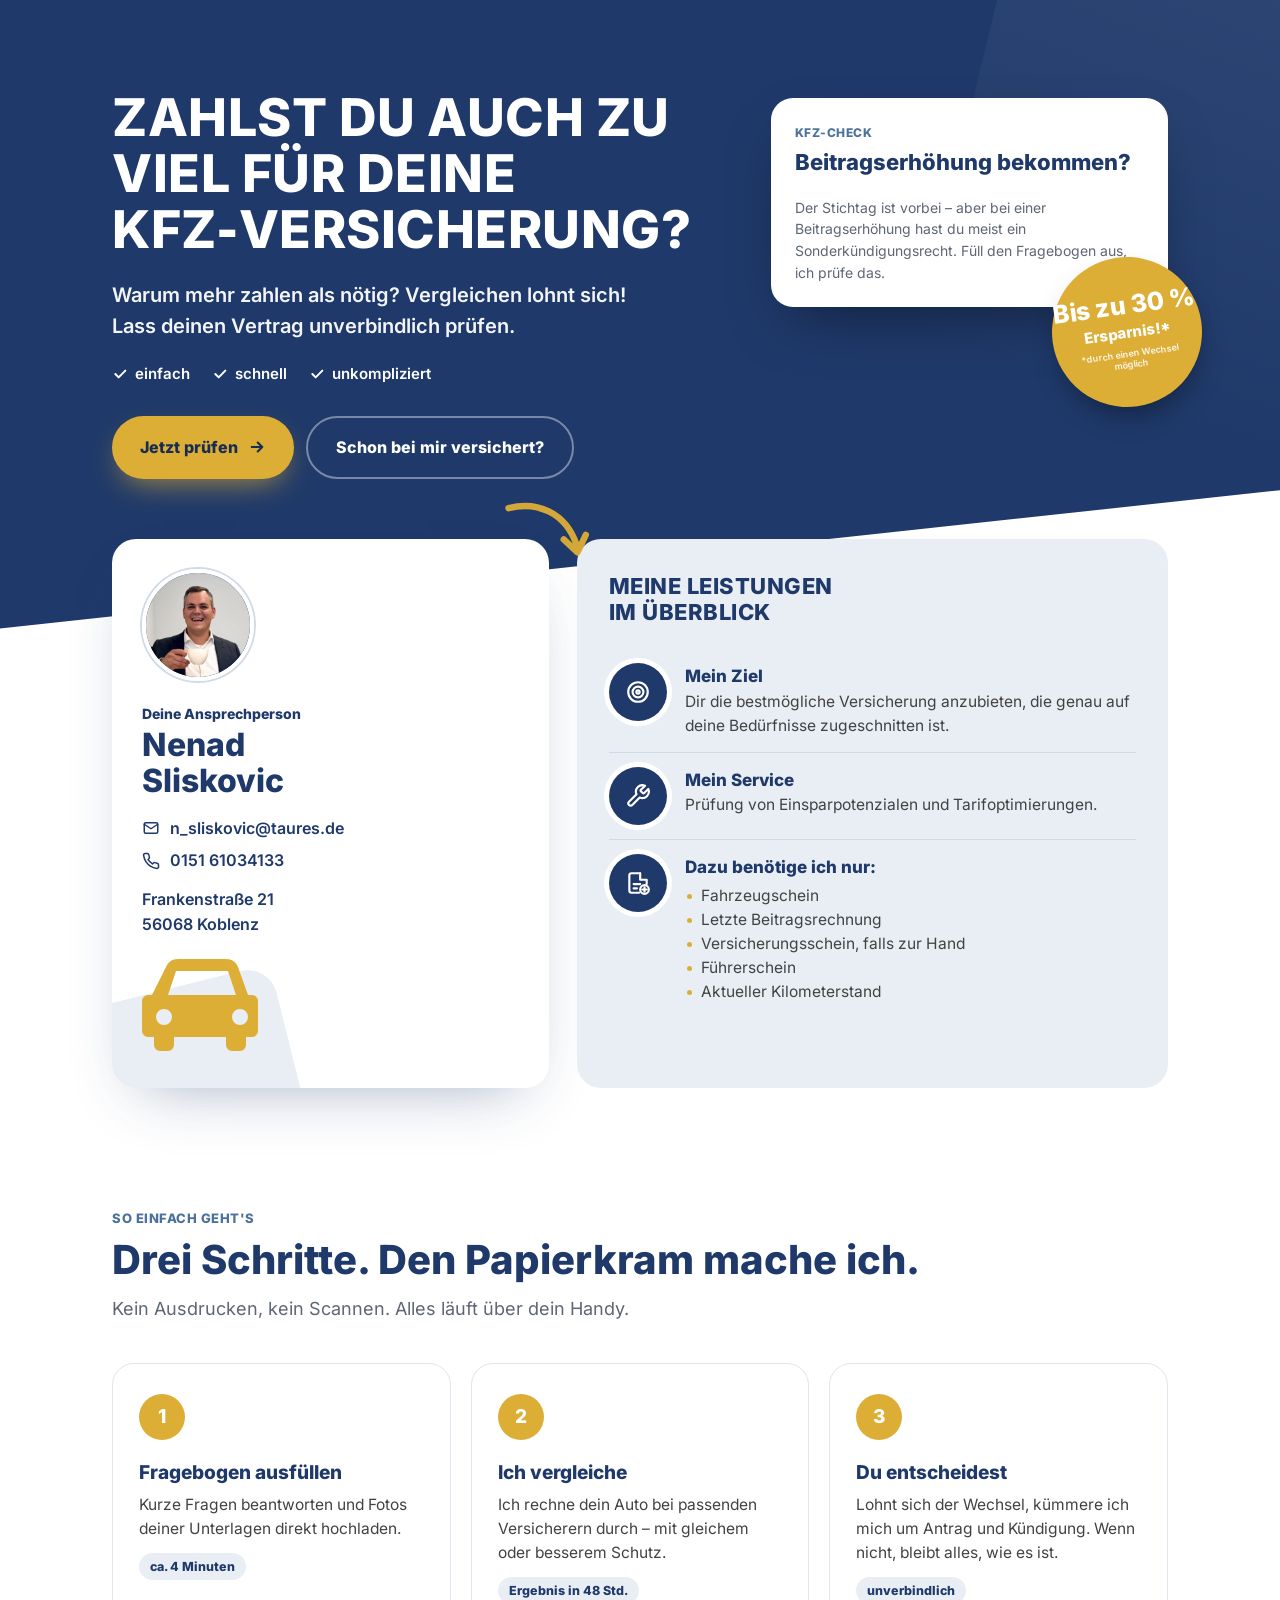
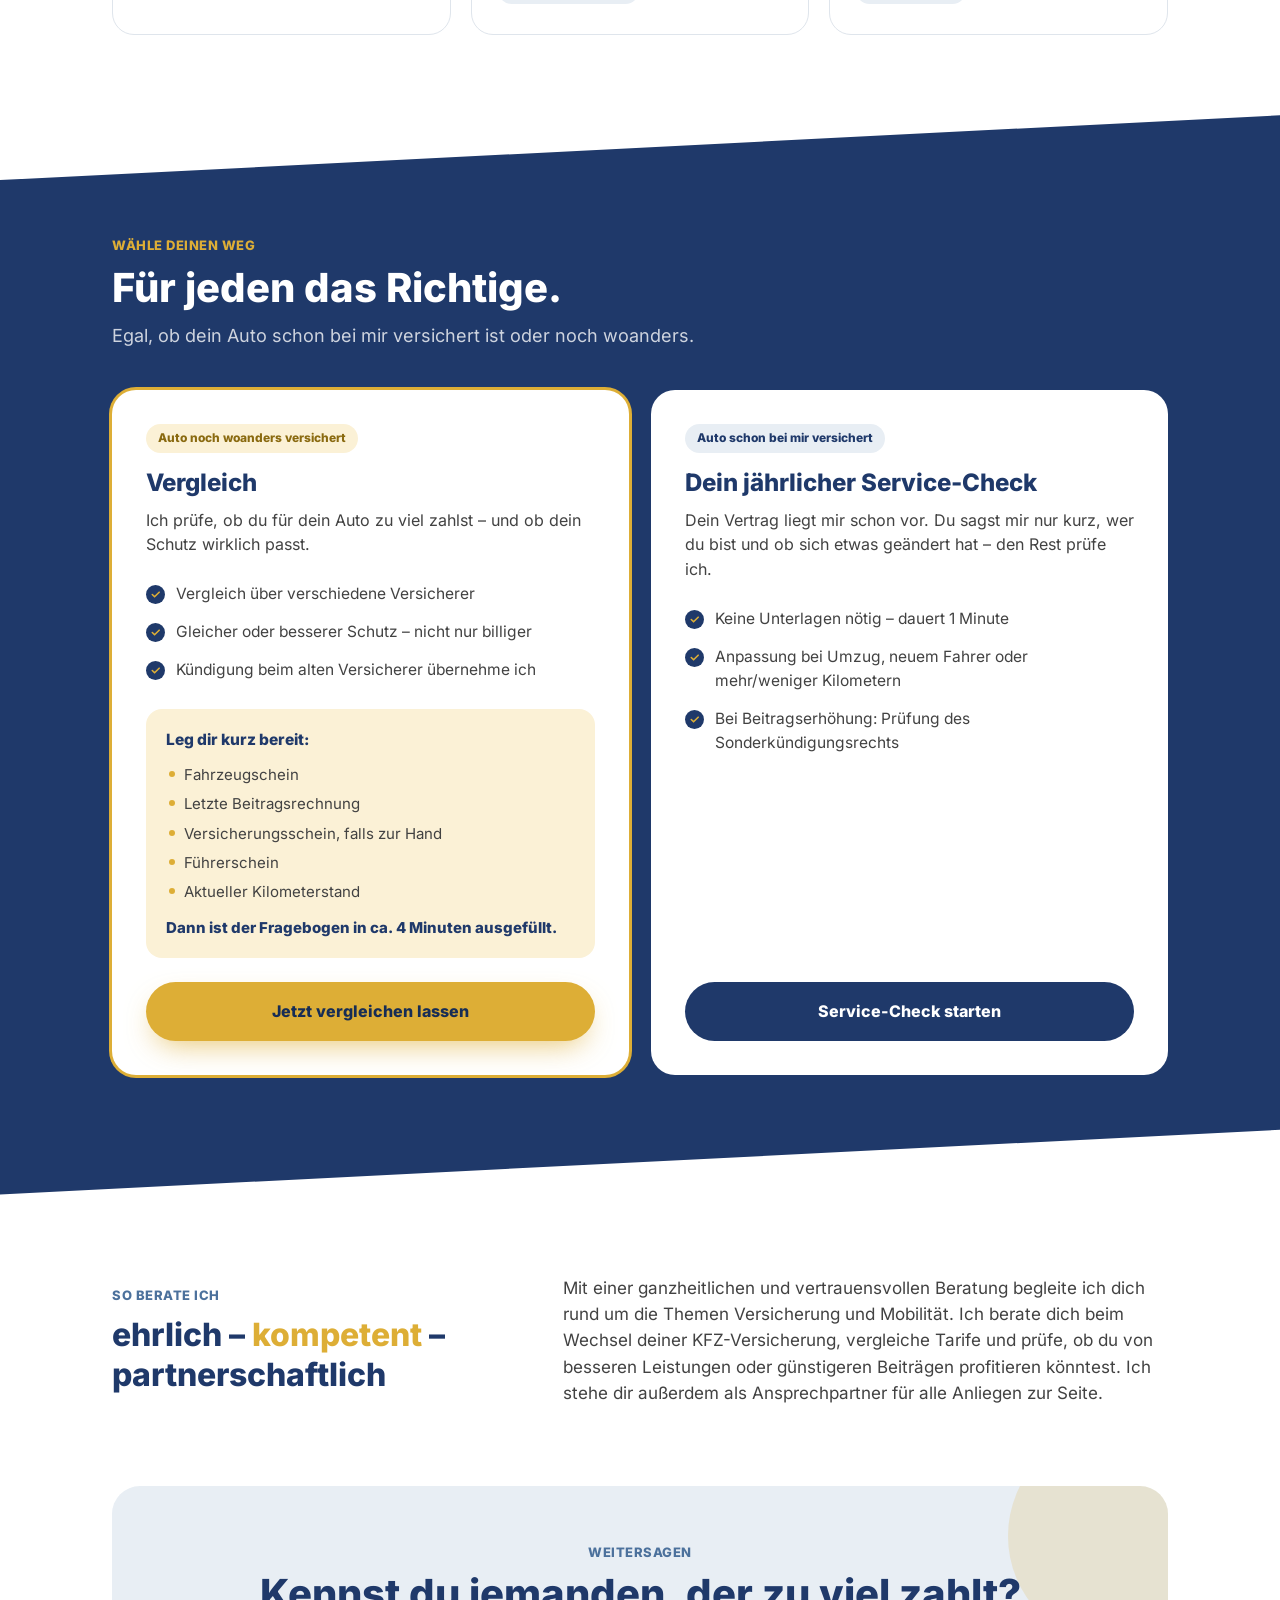
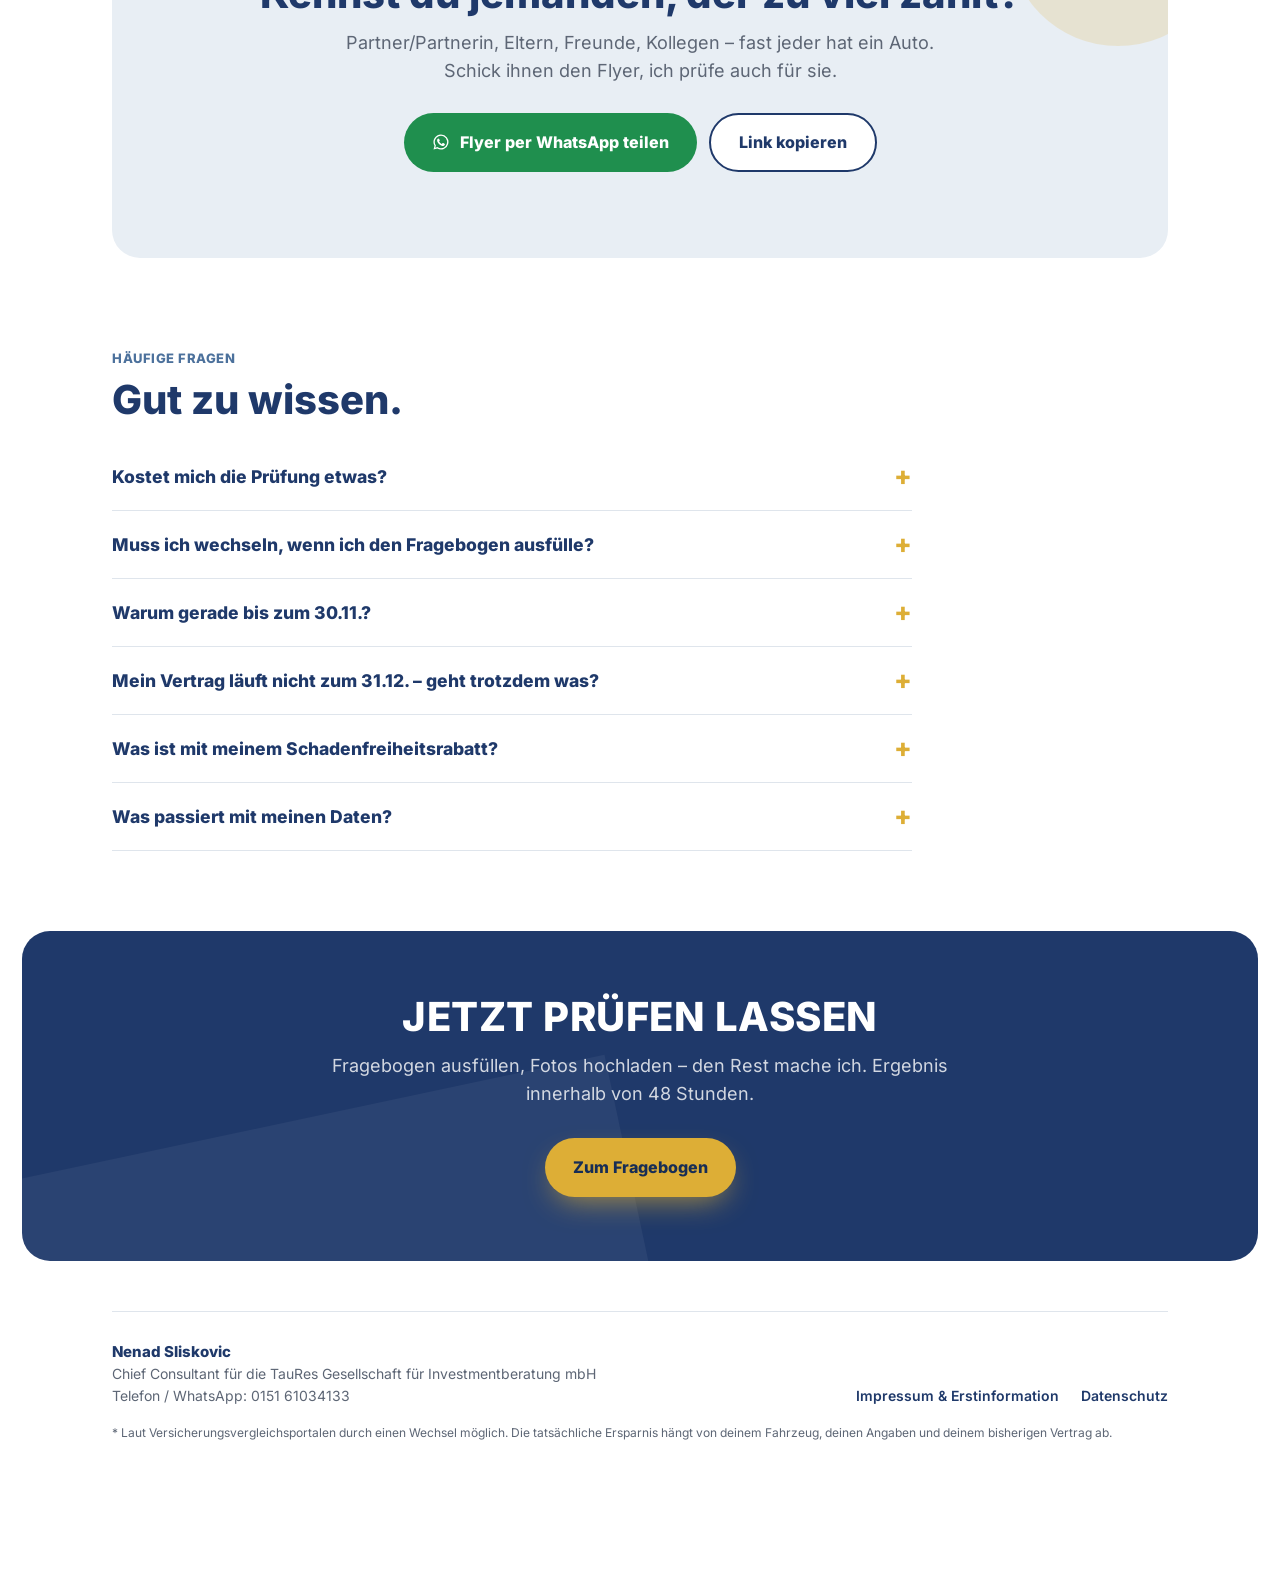
<file: index.html>
<!doctype html>
<html lang="de">
<head>
<meta charset="utf-8">
<meta name="viewport" content="width=device-width, initial-scale=1">
<title>Nenad Sliskovic</title>
<meta http-equiv="refresh" content="0; url=/kfz/">
<link rel="canonical" href="/kfz/">
<style>
  body { font-family: Inter, system-ui, sans-serif; background: #1F396A; color: #fff; display: grid; place-items: center; min-height: 100vh; margin: 0; }
  a { color: #DDAE36; }
</style>
</head>
<body>
  <p>Weiter zu <a href="/kfz/">nenad-sliskovic.de/kfz</a> …</p>
</body>
</html>
</file>
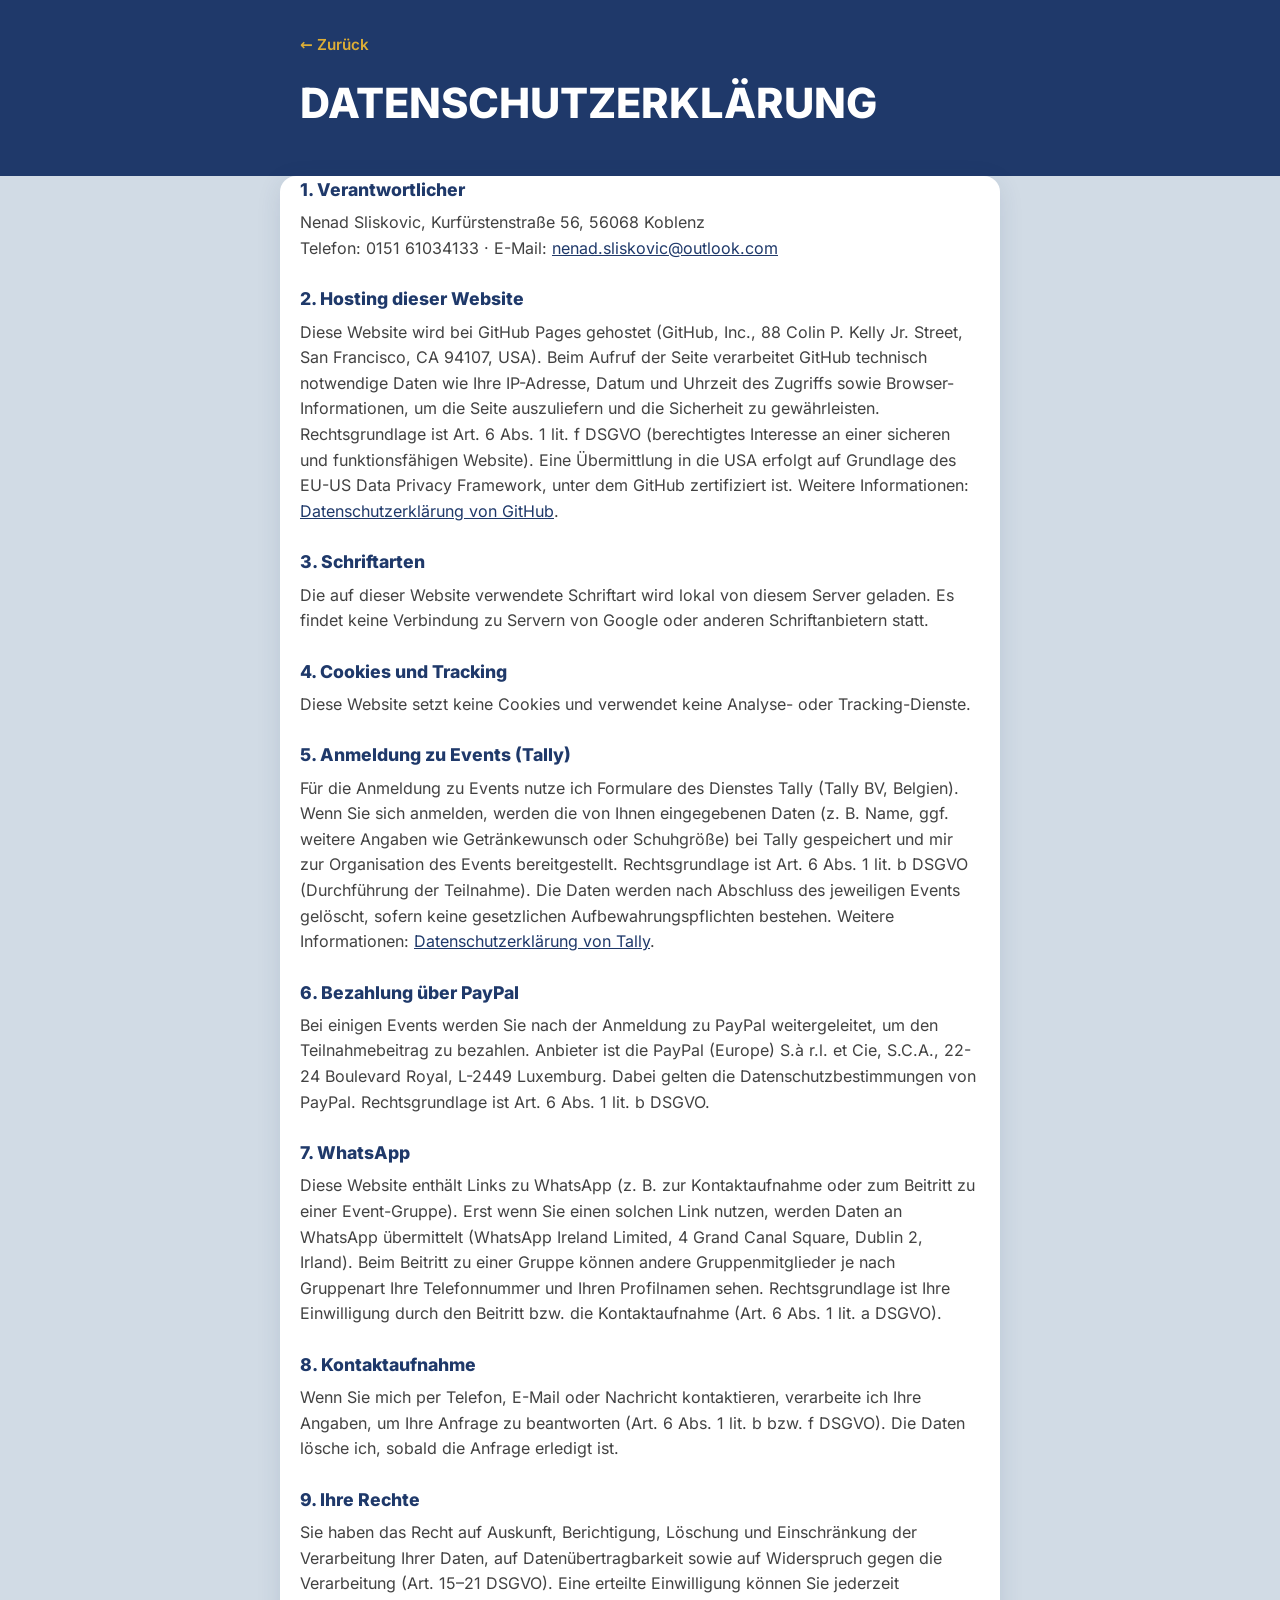
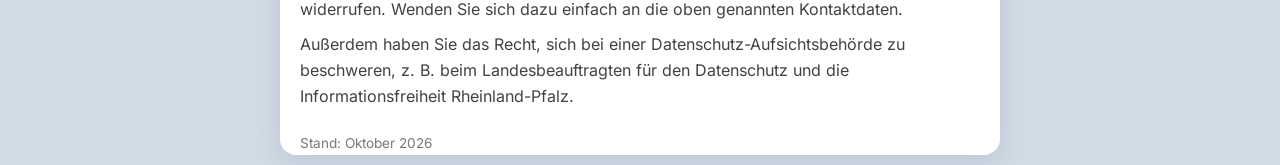
<file: datenschutz/index.html>
<!doctype html>
<html lang="de">
<head>
<meta charset="utf-8">
<meta name="viewport" content="width=device-width, initial-scale=1">
<title>Datenschutzerklärung</title>
<meta name="robots" content="noindex">
<link rel="stylesheet" href="/fonts/inter.css">
<link rel="stylesheet" href="/legal.css">
</head>
<body>
<header><div class="wrap"><a class="back" href="/">← Zurück</a><h1>Datenschutz&shy;erklärung</h1></div></header>
<main class="wrap">
  <h2>1. Verantwortlicher</h2>
  <p>Nenad Sliskovic, Kurfürstenstraße 56, 56068 Koblenz<br>Telefon: 0151 61034133 · E-Mail: <a href="mailto:nenad.sliskovic@outlook.com">nenad.sliskovic@outlook.com</a></p>

  <h2>2. Hosting dieser Website</h2>
  <p>Diese Website wird bei GitHub Pages gehostet (GitHub, Inc., 88 Colin P. Kelly Jr. Street, San Francisco, CA 94107, USA). Beim Aufruf der Seite verarbeitet GitHub technisch notwendige Daten wie Ihre IP-Adresse, Datum und Uhrzeit des Zugriffs sowie Browser-Informationen, um die Seite auszuliefern und die Sicherheit zu gewährleisten. Rechtsgrundlage ist Art. 6 Abs. 1 lit. f DSGVO (berechtigtes Interesse an einer sicheren und funktionsfähigen Website). Eine Übermittlung in die USA erfolgt auf Grundlage des EU-US Data Privacy Framework, unter dem GitHub zertifiziert ist. Weitere Informationen: <a href="https://docs.github.com/de/site-policy/privacy-policies/github-general-privacy-statement">Datenschutzerklärung von GitHub</a>.</p>

  <h2>3. Schriftarten</h2>
  <p>Die auf dieser Website verwendete Schriftart wird lokal von diesem Server geladen. Es findet keine Verbindung zu Servern von Google oder anderen Schriftanbietern statt.</p>

  <h2>4. Cookies und Tracking</h2>
  <p>Diese Website setzt keine Cookies und verwendet keine Analyse- oder Tracking-Dienste.</p>

  <h2>5. Anmeldung zu Events (Tally)</h2>
  <p>Für die Anmeldung zu Events nutze ich Formulare des Dienstes Tally (Tally BV, Belgien). Wenn Sie sich anmelden, werden die von Ihnen eingegebenen Daten (z. B. Name, ggf. weitere Angaben wie Getränkewunsch oder Schuhgröße) bei Tally gespeichert und mir zur Organisation des Events bereitgestellt. Rechtsgrundlage ist Art. 6 Abs. 1 lit. b DSGVO (Durchführung der Teilnahme). Die Daten werden nach Abschluss des jeweiligen Events gelöscht, sofern keine gesetzlichen Aufbewahrungspflichten bestehen. Weitere Informationen: <a href="https://tally.so/help/privacy-policy">Datenschutzerklärung von Tally</a>.</p>

  <h2>6. Bezahlung über PayPal</h2>
  <p>Bei einigen Events werden Sie nach der Anmeldung zu PayPal weitergeleitet, um den Teilnahmebeitrag zu bezahlen. Anbieter ist die PayPal (Europe) S.à r.l. et Cie, S.C.A., 22-24 Boulevard Royal, L-2449 Luxemburg. Dabei gelten die Datenschutzbestimmungen von PayPal. Rechtsgrundlage ist Art. 6 Abs. 1 lit. b DSGVO.</p>

  <h2>7. WhatsApp</h2>
  <p>Diese Website enthält Links zu WhatsApp (z. B. zur Kontaktaufnahme oder zum Beitritt zu einer Event-Gruppe). Erst wenn Sie einen solchen Link nutzen, werden Daten an WhatsApp übermittelt (WhatsApp Ireland Limited, 4 Grand Canal Square, Dublin 2, Irland). Beim Beitritt zu einer Gruppe können andere Gruppenmitglieder je nach Gruppenart Ihre Telefonnummer und Ihren Profilnamen sehen. Rechtsgrundlage ist Ihre Einwilligung durch den Beitritt bzw. die Kontaktaufnahme (Art. 6 Abs. 1 lit. a DSGVO).</p>

  <h2>8. Kontaktaufnahme</h2>
  <p>Wenn Sie mich per Telefon, E-Mail oder Nachricht kontaktieren, verarbeite ich Ihre Angaben, um Ihre Anfrage zu beantworten (Art. 6 Abs. 1 lit. b bzw. f DSGVO). Die Daten lösche ich, sobald die Anfrage erledigt ist.</p>

  <h2>9. Ihre Rechte</h2>
  <p>Sie haben das Recht auf Auskunft, Berichtigung, Löschung und Einschränkung der Verarbeitung Ihrer Daten, auf Datenübertragbarkeit sowie auf Widerspruch gegen die Verarbeitung (Art. 15–21 DSGVO). Eine erteilte Einwilligung können Sie jederzeit widerrufen. Wenden Sie sich dazu einfach an die oben genannten Kontaktdaten.</p>
  <p>Außerdem haben Sie das Recht, sich bei einer Datenschutz-Aufsichtsbehörde zu beschweren, z. B. beim Landesbeauftragten für den Datenschutz und die Informationsfreiheit Rheinland-Pfalz.</p>

  <p class="stand">Stand: Oktober 2026</p>
</main>
</body>
</html>
</file>
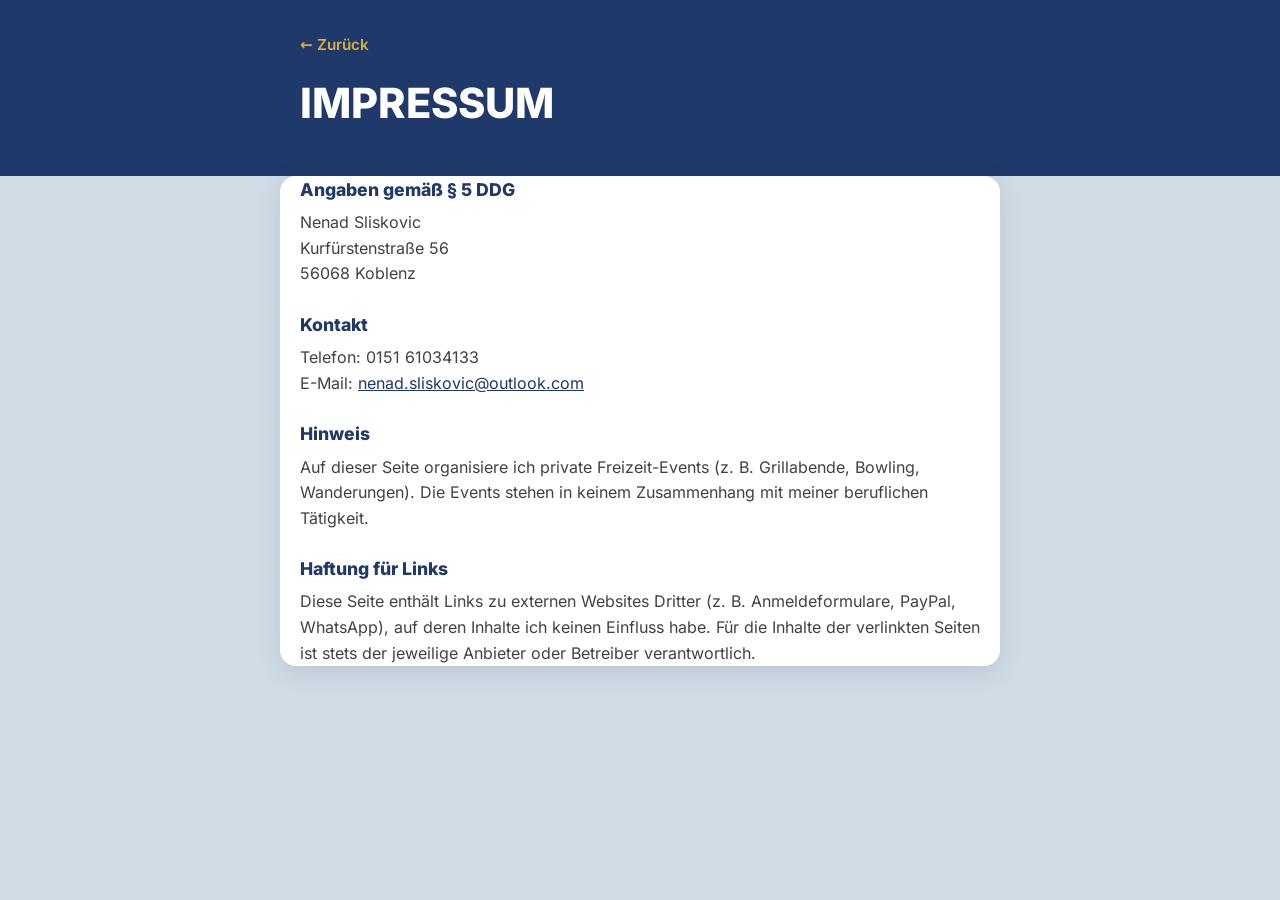
<file: impressum/index.html>
<!doctype html>
<html lang="de">
<head>
<meta charset="utf-8">
<meta name="viewport" content="width=device-width, initial-scale=1">
<title>Impressum</title>
<meta name="robots" content="noindex">
<link rel="stylesheet" href="/fonts/inter.css">
<link rel="stylesheet" href="/legal.css">
</head>
<body>
<header><div class="wrap"><a class="back" href="/">← Zurück</a><h1>Impressum</h1></div></header>
<main class="wrap">
  <h2>Angaben gemäß § 5 DDG</h2>
  <p>Nenad Sliskovic<br>Kurfürstenstraße 56<br>56068 Koblenz</p>

  <h2>Kontakt</h2>
  <p>Telefon: 0151 61034133<br>E-Mail: <a href="mailto:nenad.sliskovic@outlook.com">nenad.sliskovic@outlook.com</a></p>

  <h2>Hinweis</h2>
  <p>Auf dieser Seite organisiere ich private Freizeit-Events (z. B. Grillabende, Bowling, Wanderungen). Die Events stehen in keinem Zusammenhang mit meiner beruflichen Tätigkeit.</p>

  <h2>Haftung für Links</h2>
  <p>Diese Seite enthält Links zu externen Websites Dritter (z. B. Anmeldeformulare, PayPal, WhatsApp), auf deren Inhalte ich keinen Einfluss habe. Für die Inhalte der verlinkten Seiten ist stets der jeweilige Anbieter oder Betreiber verantwortlich.</p>
</main>
</body>
</html>
</file>
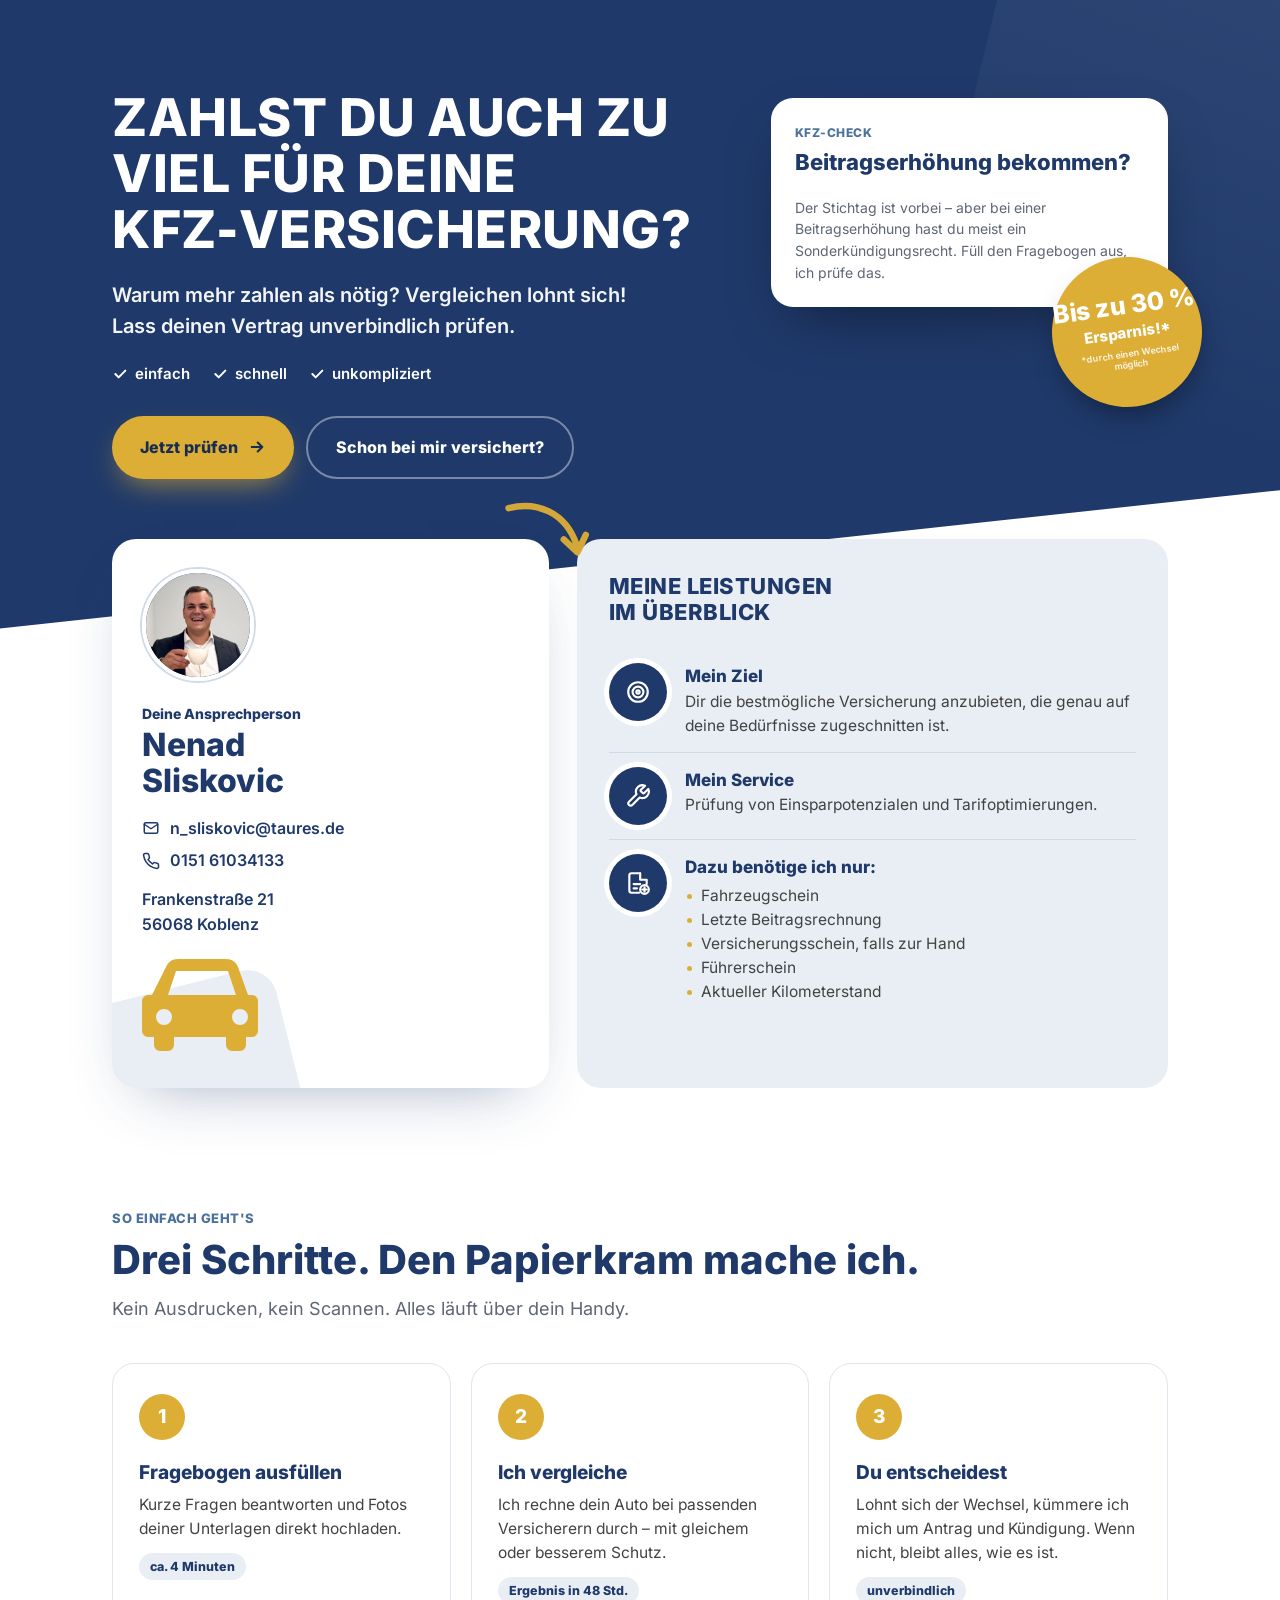
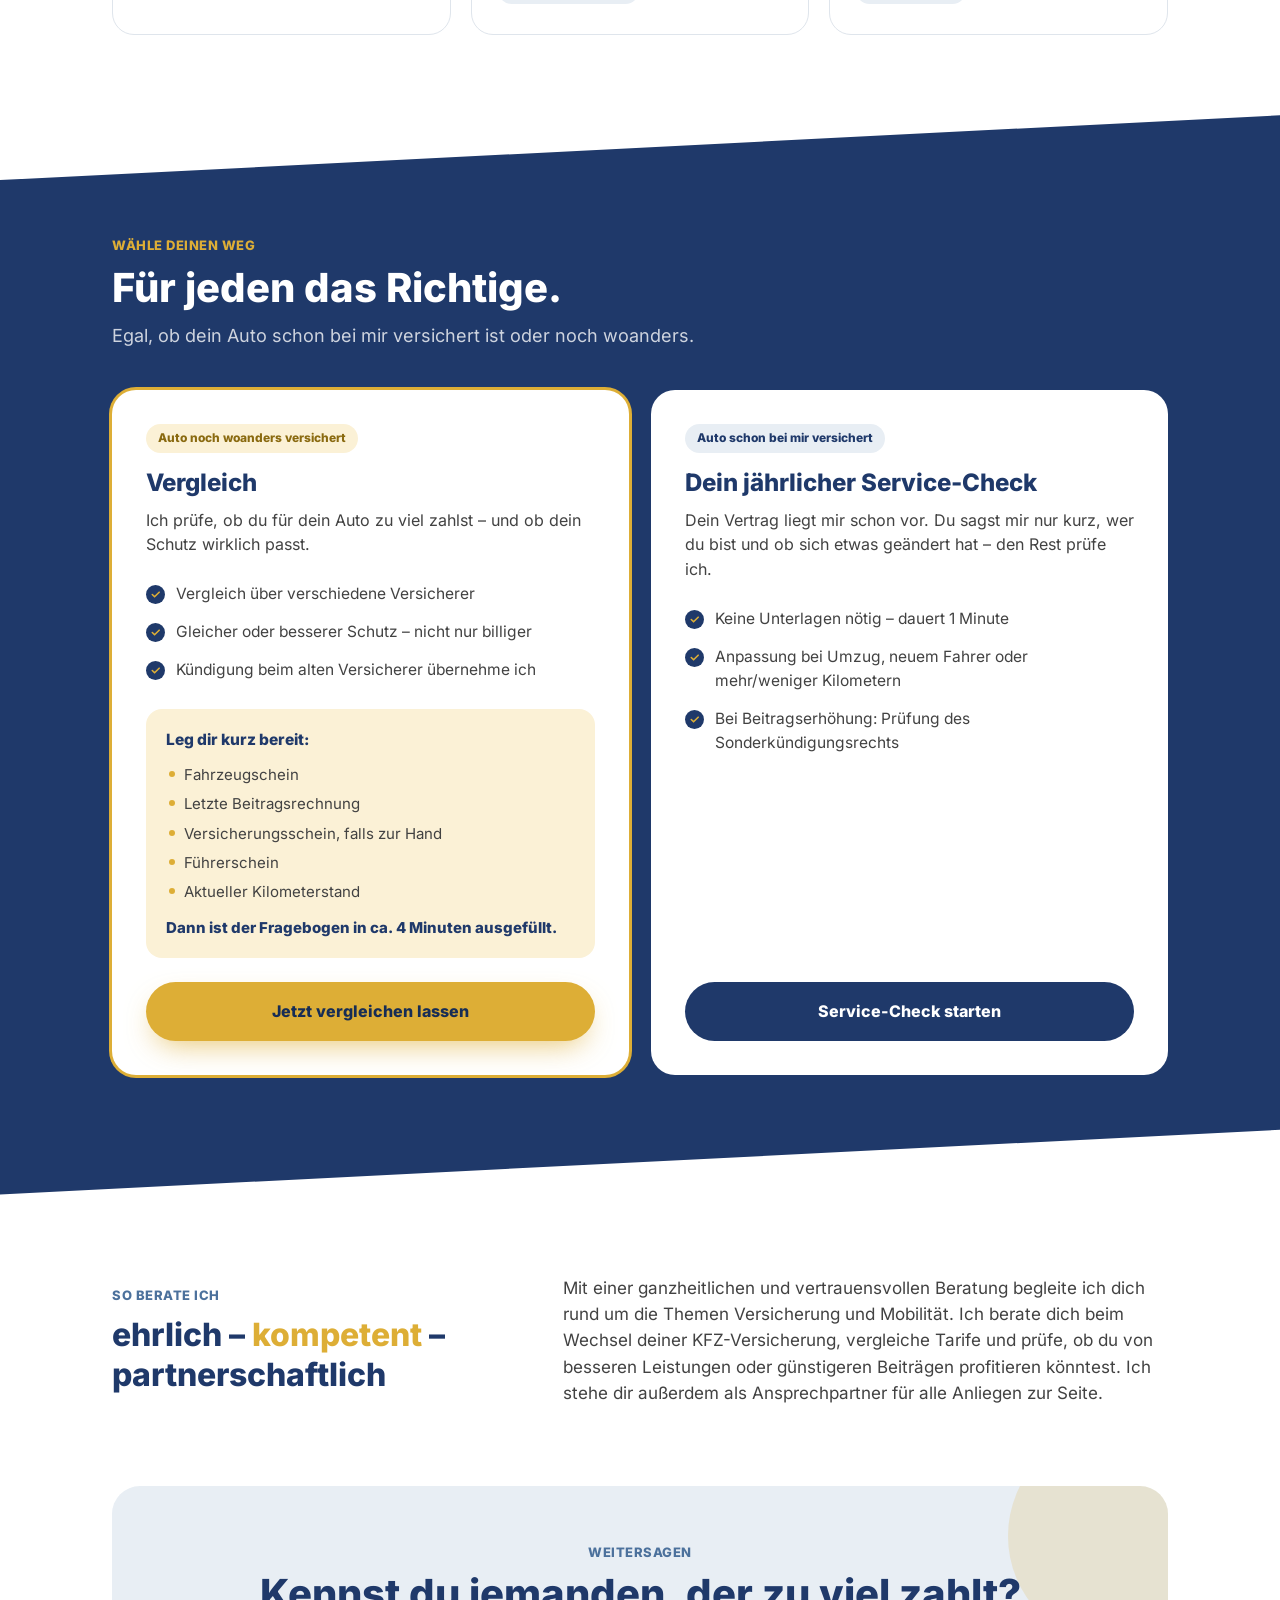
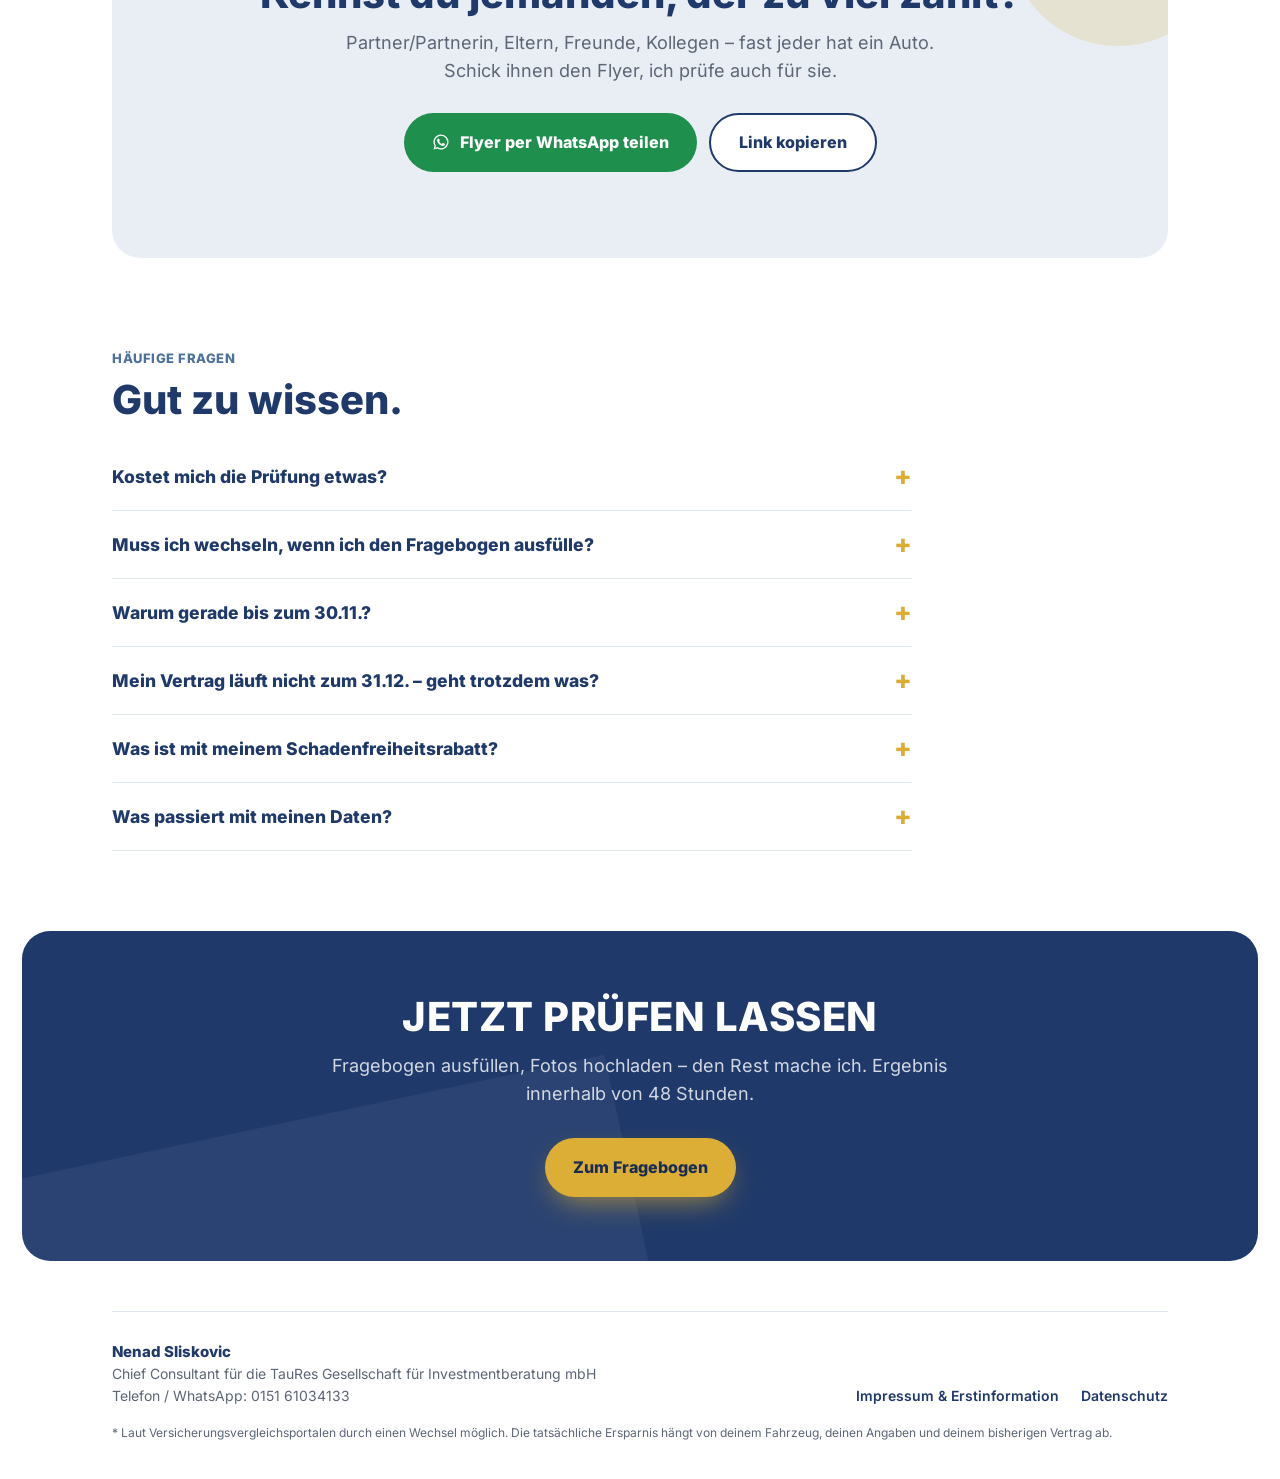
<file: kfz/index.html>
<!DOCTYPE html>
<html lang="de">
<head>
<meta charset="utf-8">
<meta name="viewport" content="width=device-width, initial-scale=1">
<title>KFZ-Check – Nenad Sliskovic</title>
<meta name="description" content="Zahlst du auch zu viel für deine KFZ-Versicherung? Lass deinen Vertrag unverbindlich prüfen. Wechselstichtag 30.11.">
<meta property="og:title" content="Zahlst du auch zu viel für deine KFZ-Versicherung?">
<meta property="og:description" content="Unverbindlich prüfen lassen – einfach, schnell, unkompliziert. Wechselstichtag 30.11.">
<meta property="og:image" content="https://nenad-sliskovic.de/kfz/flyer.jpg">
<meta property="og:url" content="https://nenad-sliskovic.de/kfz/">
<meta property="og:type" content="website">
<link rel="stylesheet" href="/fonts/inter.css">
<style>
  :root{
    --navy:#1F396A; --navy-d:#172d55; --blue:#4C719C; --gold:#DDAE36; --gold-l:#e9c25a;
    --grey:#424242; --muted:#5d6675; --mist:#D1DBE5; --mist-l:#e8eef4; --line:#dfe5ec;
  }
  *{box-sizing:border-box;margin:0;padding:0}
  html{scroll-behavior:smooth}
  body{font-family:Inter,system-ui,-apple-system,"Segoe UI",Roboto,Helvetica,Arial,sans-serif;color:var(--grey);background:#fff;line-height:1.55;-webkit-font-smoothing:antialiased;overflow-x:hidden}
  a{color:inherit}
  .wrap{max-width:1100px;margin:0 auto;padding:0 22px;position:relative}
  .up{text-transform:uppercase;letter-spacing:.5px}

  /* ===== HERO (Flyer-Kopf) ===== */
  .hero{position:relative;background:var(--navy);color:#fff;padding:90px 0 150px;clip-path:polygon(0 0,100% 0,100% 78%,0 100%)}
  .hero::before{content:"";position:absolute;right:0;top:0;width:34%;height:100%;background:linear-gradient(200deg,rgba(255,255,255,.06),transparent 60%);clip-path:polygon(35% 0,100% 0,100% 100%,0 100%)}
  .top{display:flex;justify-content:flex-end;margin-bottom:46px}
  .logo{height:46px;width:auto;display:block}
  .hero-grid{display:grid;grid-template-columns:1.3fr .95fr;gap:44px;align-items:start;position:relative;z-index:1}
  h1{font-size:clamp(34px,4.4vw,52px);line-height:1.08;font-weight:800;margin-bottom:22px}
  .lead{font-size:clamp(17px,2vw,20px);font-weight:600;max-width:560px;margin-bottom:20px;opacity:.95}
  .checks{display:flex;flex-wrap:wrap;gap:8px 22px;font-weight:600;font-size:15px;margin-bottom:30px}
  .checks span{display:inline-flex;align-items:center;gap:7px}
  .checks svg{width:16px;height:16px;stroke:#fff}
  .ctas{display:flex;flex-wrap:wrap;gap:12px}
  .btn{display:inline-flex;align-items:center;justify-content:center;gap:10px;text-decoration:none;font-weight:800;font-size:16px;padding:17px 28px;border-radius:999px;transition:transform .15s,background .15s,box-shadow .15s;cursor:pointer;border:0;font-family:inherit}
  .btn:hover{transform:translateY(-2px)}
  .btn svg{width:18px;height:18px}
  .btn-gold{background:var(--gold);color:var(--navy-d);box-shadow:0 12px 30px -10px rgba(221,174,54,.75)}
  .btn-gold:hover{background:var(--gold-l)}
  .btn-ghost{border:2px solid rgba(255,255,255,.4);color:#fff}
  .btn-ghost:hover{background:rgba(255,255,255,.08)}
  .btn-navy{background:var(--navy);color:#fff}
  .btn-navy:hover{background:var(--navy-d)}

  /* Countdown + Badge */
  .side{position:relative;padding-top:8px;padding-left:30px;min-width:0}
  .hero-grid>div{min-width:0}
  .count{background:#fff;color:var(--navy);border-radius:22px;padding:26px 24px 24px 24px;box-shadow:0 24px 60px -24px rgba(0,0,0,.5)}
  .count small{display:block;font-size:12px;font-weight:800;color:var(--blue)}
  .count .date{font-size:22px;font-weight:800;margin:2px 0 18px}
  .nums{display:grid;grid-template-columns:repeat(3,1fr);gap:8px}
  .num{background:var(--mist-l);border-radius:14px;padding:12px 4px;text-align:center}
  .num b{display:block;font-size:32px;line-height:1;font-weight:800;color:var(--navy);font-variant-numeric:tabular-nums}
  .num span{font-size:12px;color:var(--muted);font-weight:600}
  .count p{font-size:14px;color:var(--muted);margin-top:16px}
  .badge{position:absolute;right:-34px;bottom:-100px;width:150px;height:150px;border-radius:50%;background:var(--gold);color:#fff;display:grid;place-content:center;text-align:center;transform:rotate(-8deg);box-shadow:0 14px 30px -10px rgba(0,0,0,.45);z-index:2}
  .badge b{font-size:25px;line-height:1;font-weight:800;display:block;white-space:nowrap}
  .badge span{font-size:15px;font-weight:800;display:block;margin-top:3px}
  .badge i{font-style:normal;font-size:9px;font-weight:600;display:block;margin-top:5px;opacity:.9;padding:0 16px;line-height:1.2}

  /* ===== Ansprechperson + Leistungen (Flyer-Mitte) ===== */
  .overview{margin-top:-90px;position:relative;z-index:2;padding-bottom:40px}
  .ov-grid{display:grid;grid-template-columns:.85fr 1.15fr;gap:28px;align-items:stretch}
  .contact{background:#fff;border-radius:24px;padding:30px;box-shadow:0 24px 60px -30px rgba(31,57,106,.45);position:relative;overflow:hidden}
  .contact::after{content:"";position:absolute;left:-40px;bottom:-60px;width:220px;height:160px;background:var(--mist-l);transform:rotate(-14deg);border-radius:30px;z-index:0}
  .contact>*{position:relative;z-index:1}
  .avatar{width:112px;height:112px;border-radius:50%;background:linear-gradient(160deg,var(--blue),var(--navy));color:#fff;display:grid;place-items:center;font-size:36px;font-weight:800;margin-bottom:20px;border:4px solid #fff;box-shadow:0 0 0 2px var(--mist);overflow:hidden}
  .avatar img{width:100%;height:100%;object-fit:cover}
  .contact small{font-weight:800;color:var(--navy);font-size:14px}
  .contact h2{font-size:32px;line-height:1.1;color:var(--navy);font-weight:800;margin:2px 0 18px}
  .ci{display:flex;align-items:center;gap:10px;font-weight:600;color:var(--navy);margin-bottom:8px;text-decoration:none;font-size:16px}
  .ci svg{width:18px;height:18px;stroke:var(--navy);flex:none}
  .addr{margin-top:14px;color:var(--navy);font-weight:600;font-size:16px}
  .car{width:120px;margin-top:22px}

  .services{background:var(--mist-l);border-radius:24px;padding:34px 32px;position:relative}
  .services h3{color:var(--navy);font-weight:800;font-size:22px;line-height:1.2;margin-bottom:24px}
  .svc{display:flex;gap:18px;align-items:flex-start;padding:14px 0}
  .svc+.svc{border-top:1px solid var(--mist)}
  .bub{flex:none;width:58px;height:58px;border-radius:50%;background:var(--navy);display:grid;place-items:center;box-shadow:0 0 0 5px #fff}
  .bub svg{width:26px;height:26px;stroke:#fff}
  .svc b{display:block;color:var(--navy);font-size:17px;font-weight:800}
  .svc p{font-size:15.5px}
  .svc ul{list-style:none;margin-top:4px}
  .svc li{font-size:15.5px;padding-left:16px;position:relative}
  .svc li::before{content:"";position:absolute;left:2px;top:10px;width:5px;height:5px;border-radius:50%;background:var(--gold)}
  .arrow{position:absolute;left:-74px;top:-40px;width:92px;opacity:.95}

  /* ===== Sections ===== */
  section{padding:80px 0}
  .eyebrow{color:var(--blue);font-weight:800;font-size:13px;margin-bottom:10px}
  h2.t{font-size:clamp(28px,4vw,40px);line-height:1.12;color:var(--navy);font-weight:800;margin-bottom:12px}
  .sub{font-size:18px;color:var(--muted);max-width:640px}

  .steps{display:grid;grid-template-columns:repeat(3,1fr);gap:20px;margin-top:40px;counter-reset:s}
  .step{border:1px solid var(--line);border-radius:22px;padding:30px 26px;background:#fff}
  .step::before{counter-increment:s;content:counter(s);display:grid;place-items:center;width:46px;height:46px;border-radius:50%;background:var(--gold);color:#fff;font-weight:800;font-size:19px;margin-bottom:18px}
  .step h3{color:var(--navy);font-size:19px;font-weight:800;margin-bottom:6px}
  .step p{font-size:15.5px}
  .step .t{display:inline-block;margin-top:12px;font-size:12.5px;font-weight:800;color:var(--navy);background:var(--mist-l);padding:4px 11px;border-radius:999px}

  .paths{background:var(--navy);color:#fff;clip-path:polygon(0 6%,100% 0,100% 94%,0 100%);padding:120px 0}
  .paths h2.t{color:#fff}
  .paths .sub{color:rgba(255,255,255,.78)}
  .paths .eyebrow{color:var(--gold)}
  .path-grid{display:grid;grid-template-columns:1fr 1fr;gap:22px;margin-top:40px}
  .card{background:#fff;color:var(--grey);border-radius:24px;padding:34px;display:flex;flex-direction:column}
  .card.hl{box-shadow:0 0 0 3px var(--gold)}
  .tag{align-self:flex-start;font-size:12px;font-weight:800;padding:5px 12px;border-radius:999px;margin-bottom:16px}
  .tag.g{background:#fbf1d6;color:#8a6a10}
  .tag.b{background:var(--mist-l);color:var(--navy)}
  .card h3{font-size:24px;color:var(--navy);line-height:1.2;margin-bottom:10px;font-weight:800}
  .card p{margin-bottom:18px}
  .card ul{list-style:none;margin-bottom:26px;flex:1}
  .card li{padding:7px 0 7px 30px;position:relative;font-size:15.5px}
  .card li::before{content:"";position:absolute;left:0;top:10px;width:19px;height:19px;border-radius:50%;background:var(--navy) url("data:image/svg+xml,%3Csvg xmlns='http://www.w3.org/2000/svg' viewBox='0 0 24 24' fill='none' stroke='%23DDAE36' stroke-width='3.5' stroke-linecap='round' stroke-linejoin='round'%3E%3Cpath d='M5 12l5 5L20 7'/%3E%3C/svg%3E") center/11px no-repeat}
  .card .btn{align-self:stretch}
  .need{background:#fbf1d6;border-radius:16px;padding:18px 20px;margin:-6px 0 24px}
  .need b{color:var(--navy);font-size:15.5px}
  .need ul{list-style:none;margin:8px 0 10px;flex:none}
  .need li{padding:3px 0 3px 18px;font-size:15px}
  .need li::before{content:"";position:absolute;left:3px;top:11px;width:6px;height:6px;border-radius:50%;background:var(--gold)}
  .need p{margin:0;font-weight:700;color:var(--navy);font-size:15px}

  /* So berate ich */
  .advice{display:grid;grid-template-columns:.8fr 1.2fr;gap:48px;align-items:center}
  .advice .claim{font-size:clamp(24px,3vw,32px);font-weight:800;color:var(--navy);line-height:1.25}
  .advice .claim em{font-style:normal;color:var(--gold)}
  .advice p{font-size:17px}

  /* Share */
  .share-box{background:var(--mist-l);border-radius:28px;padding:56px 28px;text-align:center;position:relative;overflow:hidden}
  .share-box::before{content:"";position:absolute;right:-60px;top:-60px;width:220px;height:220px;border-radius:50%;background:var(--gold);opacity:.18}
  .share-box .sub{margin:0 auto 28px}
  .share-row{display:flex;flex-wrap:wrap;justify-content:center;gap:12px;position:relative}
  .btn-wa{background:#1f8f4e;color:#fff}
  .btn-wa:hover{background:#187a42}
  .btn-line{border:2px solid var(--navy);color:var(--navy);background:#fff}
  .copied{font-size:13px;color:var(--blue);margin-top:12px;min-height:18px}

  /* FAQ */
  .faq{max-width:800px;margin-top:20px}
  details{border-bottom:1px solid var(--line);padding:20px 0}
  summary{list-style:none;cursor:pointer;font-weight:800;color:var(--navy);font-size:17.5px;display:flex;justify-content:space-between;gap:20px}
  summary::-webkit-details-marker{display:none}
  summary::after{content:"+";font-size:26px;line-height:1;color:var(--gold);transition:transform .2s}
  details[open] summary::after{transform:rotate(45deg)}
  details p{margin-top:12px;font-size:16px}

  .final{background:var(--navy);color:#fff;text-align:center;border-radius:28px;padding:64px 28px;margin:0 22px;position:relative;overflow:hidden}
  .final::after{content:"";position:absolute;left:-10%;bottom:-40%;width:60%;height:80%;background:rgba(255,255,255,.05);transform:rotate(-12deg)}
  .final h2.t{color:#fff;position:relative;z-index:1}
  .final .sub{color:rgba(255,255,255,.8);margin:0 auto 30px;position:relative;z-index:1}
  .final .btn{position:relative;z-index:1}

  footer{padding:50px 0 36px;font-size:14px;color:var(--muted)}
  .foot{display:flex;flex-wrap:wrap;justify-content:space-between;align-items:flex-end;gap:24px;border-top:1px solid var(--line);padding-top:28px}
  .foot img{height:34px;margin-bottom:12px}
  .foot b{color:var(--navy);display:block;font-size:15px}
  .foot a{color:var(--navy);text-decoration:none;margin-left:18px;font-weight:600}
  .foot a:hover{text-decoration:underline}
  .note{font-size:12px;color:var(--muted);margin-top:18px}

  .sticky{display:none}

  @media (max-width:900px){
    .hero{padding-top:64px;padding-bottom:130px;clip-path:polygon(0 0,100% 0,100% 90%,0 100%)}
    .top{margin-bottom:30px}
    .logo{height:38px}
    .hero-grid,.ov-grid,.path-grid,.advice{grid-template-columns:1fr}
    .hero-grid{gap:56px}
    h1{font-size:7.3vw}
    .badge{left:auto;bottom:auto;right:6px;top:-62px;width:122px;height:122px}
    .badge b{font-size:21px}.badge span{font-size:13px}
    .count{padding-top:30px}
    .arrow{display:none}
    .car{display:none}
    .contact::after{display:none}
    .side{padding-left:0}
    .steps{grid-template-columns:1fr}
    section{padding:60px 0}
    .paths{padding:90px 0;clip-path:polygon(0 3%,100% 0,100% 97%,0 100%)}
    .btn{width:100%}
    .sticky{display:block;position:fixed;left:12px;right:12px;bottom:12px;z-index:20;transform:translateY(150%);transition:transform .25s}
    .sticky.on{transform:none}
    .sticky .btn{box-shadow:0 12px 30px -6px rgba(23,45,85,.6)}
    footer{padding-bottom:100px}
    .foot a{margin:0 18px 0 0}
  }
  @media (max-width:480px){
    .card,.contact,.services{padding:26px 22px}
    .final{margin:0 12px;padding:48px 20px}
  }
</style>
</head>
<body>

<header class="hero">
  <div class="wrap">
    <div class="hero-grid">
      <div>
        <h1 class="up">Zahlst du auch zu viel für deine KFZ‑Versicherung?</h1>
        <p class="lead">Warum mehr zahlen als nötig? Vergleichen lohnt sich!<br>Lass deinen Vertrag unverbindlich prüfen.</p>
        <div class="checks">
          <span><svg viewBox="0 0 24 24" fill="none" stroke-width="3" stroke-linecap="round" stroke-linejoin="round"><path d="M5 12l5 5L20 7"/></svg>einfach</span>
          <span><svg viewBox="0 0 24 24" fill="none" stroke-width="3" stroke-linecap="round" stroke-linejoin="round"><path d="M5 12l5 5L20 7"/></svg>schnell</span>
          <span><svg viewBox="0 0 24 24" fill="none" stroke-width="3" stroke-linecap="round" stroke-linejoin="round"><path d="M5 12l5 5L20 7"/></svg>unkompliziert</span>
        </div>
        <div class="ctas">
          <a class="btn btn-gold js-tally" data-weg="vergleich" href="#">Jetzt prüfen
            <svg viewBox="0 0 24 24" fill="none" stroke="currentColor" stroke-width="2.8" stroke-linecap="round" stroke-linejoin="round"><path d="M5 12h14M13 6l6 6-6 6"/></svg></a>
          <a class="btn btn-ghost" href="#wege">Schon bei mir versichert?</a>
        </div>
      </div>
      <div class="side">
        <div class="badge"><b>Bis zu 30 %</b><span>Ersparnis!*</span><i>*durch einen Wechsel möglich</i></div>
        <div class="count" id="count">
          <small class="up">Wechselstichtag</small>
          <div class="date">Montag, 30. November</div>
          <div class="nums">
            <div class="num"><b id="d">–</b><span>Tage</span></div>
            <div class="num"><b id="h">–</b><span>Stunden</span></div>
            <div class="num"><b id="m">–</b><span>Minuten</span></div>
          </div>
          <p id="count-note">Bis dahin muss die Kündigung beim alten Versicherer sein. Schick mir deine Daten am besten bis zum 24.11.</p>
        </div>
      </div>
    </div>
  </div>
</header>

<div class="overview">
  <div class="wrap ov-grid">
    <div class="contact">
      <div class="avatar"><img src="nenad-portrait.jpg" alt="Nenad Sliskovic" width="240" height="240"></div>
      <small>Deine Ansprechperson</small>
      <h2>Nenad<br>Sliskovic</h2>
      <a class="ci" href="mailto:n_sliskovic@taures.de"><svg viewBox="0 0 24 24" fill="none" stroke-width="2" stroke-linecap="round" stroke-linejoin="round"><rect x="3" y="5" width="18" height="14" rx="2"/><path d="M3 7l9 6 9-6"/></svg>n_sliskovic@taures.de</a>
      <a class="ci" href="tel:+4915161034133"><svg viewBox="0 0 24 24" fill="none" stroke-width="2" stroke-linecap="round" stroke-linejoin="round"><path d="M22 16.9v3a2 2 0 0 1-2.2 2 19.8 19.8 0 0 1-8.6-3.1 19.5 19.5 0 0 1-6-6A19.8 19.8 0 0 1 2.1 4.2 2 2 0 0 1 4.1 2h3a2 2 0 0 1 2 1.7c.1 1 .4 1.9.7 2.8a2 2 0 0 1-.5 2.1L8 9.9a16 16 0 0 0 6 6l1.3-1.3a2 2 0 0 1 2.1-.4c.9.3 1.8.6 2.8.7a2 2 0 0 1 1.7 2z"/></svg>0151 61034133</a>
      <div class="addr">Frankenstraße 21<br>56068 Koblenz</div>
      <svg class="car" viewBox="0 0 120 92" aria-hidden="true"><path fill="#DDAE36" d="M24 8C26 3 30 0 36 0h48c6 0 10 3 12 8l10 28h4a6 6 0 0 1 6 6v30a6 6 0 0 1-6 6h-6v8a6 6 0 0 1-6 6h-8a6 6 0 0 1-6-6v-8H32v8a6 6 0 0 1-6 6h-8a6 6 0 0 1-6-6v-8H6a6 6 0 0 1-6-6V42a6 6 0 0 1 6-6h4zM34 12l-8 24h68l-8-24zM22 50a8 8 0 1 0 0 16 8 8 0 0 0 0-16zm76 0a8 8 0 1 0 0 16 8 8 0 0 0 0-16z"/></svg>
    </div>
    <div class="services">
      <svg class="arrow" viewBox="0 0 100 80" fill="none" aria-hidden="true"><path d="M6 10c30-8 62 4 74 40" stroke="#DDAE36" stroke-width="7" stroke-linecap="round"/><path d="M66 44l15 14 9-19" stroke="#DDAE36" stroke-width="7" stroke-linecap="round" stroke-linejoin="round"/></svg>
      <h3 class="up">Meine Leistungen<br>im Überblick</h3>
      <div class="svc">
        <div class="bub"><svg viewBox="0 0 24 24" fill="none" stroke-width="2" stroke-linecap="round"><circle cx="12" cy="12" r="9"/><circle cx="12" cy="12" r="5"/><circle cx="12" cy="12" r="1.5"/></svg></div>
        <div><b>Mein Ziel</b><p>Dir die bestmögliche Versicherung anzubieten, die genau auf deine Bedürfnisse zugeschnitten ist.</p></div>
      </div>
      <div class="svc">
        <div class="bub"><svg viewBox="0 0 24 24" fill="none" stroke-width="2" stroke-linecap="round" stroke-linejoin="round"><path d="M14.7 6.3a1 1 0 0 0 0 1.4l1.6 1.6a1 1 0 0 0 1.4 0l3.8-3.8a6 6 0 0 1-7.9 7.9l-6.9 6.9a2.1 2.1 0 0 1-3-3l6.9-6.9a6 6 0 0 1 7.9-7.9z"/></svg></div>
        <div><b>Mein Service</b><p>Prüfung von Einsparpotenzialen und Tarifoptimierungen.</p></div>
      </div>
      <div class="svc">
        <div class="bub"><svg viewBox="0 0 24 24" fill="none" stroke-width="2" stroke-linecap="round" stroke-linejoin="round"><path d="M14 3H6a2 2 0 0 0-2 2v14a2 2 0 0 0 2 2h7"/><path d="M14 3v6h6v4M8 13h6M8 17h3"/><circle cx="18" cy="18" r="4"/><path d="M18 16v4M16 18h4"/></svg></div>
        <div><b>Dazu benötige ich nur:</b>
          <ul>
            <li>Fahrzeugschein</li>
            <li>Letzte Beitragsrechnung</li>
            <li>Versicherungsschein, falls zur Hand</li>
            <li>Führerschein</li>
            <li>Aktueller Kilometerstand</li>
          </ul>
        </div>
      </div>
    </div>
  </div>
</div>

<section>
  <div class="wrap">
    <div class="eyebrow up">So einfach geht's</div>
    <h2 class="t">Drei Schritte. Den Papierkram mache ich.</h2>
    <p class="sub">Kein Ausdrucken, kein Scannen. Alles läuft über dein Handy.</p>
    <div class="steps">
      <div class="step">
        <h3>Fragebogen ausfüllen</h3>
        <p>Kurze Fragen beantworten und Fotos deiner Unterlagen direkt hochladen.</p>
        <span class="t">ca. 4 Minuten</span>
      </div>
      <div class="step">
        <h3>Ich vergleiche</h3>
        <p>Ich rechne dein Auto bei passenden Versicherern durch – mit gleichem oder besserem Schutz.</p>
        <span class="t">Ergebnis in 48 Std.</span>
      </div>
      <div class="step">
        <h3>Du entscheidest</h3>
        <p>Lohnt sich der Wechsel, kümmere ich mich um Antrag und Kündigung. Wenn nicht, bleibt alles, wie es ist.</p>
        <span class="t">unverbindlich</span>
      </div>
    </div>
  </div>
</section>

<section class="paths" id="wege">
  <div class="wrap">
    <div class="eyebrow up">Wähle deinen Weg</div>
    <h2 class="t">Für jeden das Richtige.</h2>
    <p class="sub">Egal, ob dein Auto schon bei mir versichert ist oder noch woanders.</p>
    <div class="path-grid">
      <div class="card hl">
        <span class="tag g">Auto noch woanders versichert</span>
        <h3>Vergleich</h3>
        <p>Ich prüfe, ob du für dein Auto zu viel zahlst – und ob dein Schutz wirklich passt.</p>
        <ul>
          <li>Vergleich über verschiedene Versicherer</li>
          <li>Gleicher oder besserer Schutz – nicht nur billiger</li>
          <li>Kündigung beim alten Versicherer übernehme ich</li>
        </ul>
        <div class="need">
          <b>Leg dir kurz bereit:</b>
          <ul>
            <li>Fahrzeugschein</li>
            <li>Letzte Beitragsrechnung</li>
            <li>Versicherungsschein, falls zur Hand</li>
            <li>Führerschein</li>
            <li>Aktueller Kilometerstand</li>
          </ul>
          <p>Dann ist der Fragebogen in ca.&nbsp;4&nbsp;Minuten ausgefüllt.</p>
        </div>
        <a class="btn btn-gold js-tally" data-weg="vergleich" href="#">Jetzt vergleichen lassen</a>
      </div>
      <div class="card">
        <span class="tag b">Auto schon bei mir versichert</span>
        <h3>Dein jährlicher Service-Check</h3>
        <p>Dein Vertrag liegt mir schon vor. Du sagst mir nur kurz, wer du bist und ob sich etwas geändert hat – den Rest prüfe ich.</p>
        <ul>
          <li>Keine Unterlagen nötig – dauert 1 Minute</li>
          <li>Anpassung bei Umzug, neuem Fahrer oder mehr/weniger Kilometern</li>
          <li>Bei Beitragserhöhung: Prüfung des Sonderkündigungsrechts</li>
        </ul>
        <a class="btn btn-navy js-tally" data-weg="check" href="#">Service-Check starten</a>
      </div>
    </div>
  </div>
</section>

<section>
  <div class="wrap advice">
    <div>
      <div class="eyebrow up">So berate ich</div>
      <div class="claim">ehrlich – <em>kompetent</em> – partnerschaftlich</div>
    </div>
    <p>Mit einer ganzheitlichen und vertrauensvollen Beratung begleite ich dich rund um die Themen Versicherung und Mobilität. Ich berate dich beim Wechsel deiner KFZ-Versicherung, vergleiche Tarife und prüfe, ob du von besseren Leistungen oder günstigeren Beiträgen profitieren könntest. Ich stehe dir außerdem als Ansprechpartner für alle Anliegen zur Seite.</p>
  </div>
</section>

<section style="padding-top:0">
  <div class="wrap">
    <div class="share-box">
      <div class="eyebrow up">Weitersagen</div>
      <h2 class="t">Kennst du jemanden, der zu viel zahlt?</h2>
      <p class="sub">Partner/Partnerin, Eltern, Freunde, Kollegen – fast jeder hat ein Auto. Schick ihnen den Flyer, ich prüfe auch für sie.</p>
      <div class="share-row">
        <a class="btn btn-wa" id="wa" href="#">
          <svg viewBox="0 0 24 24" fill="currentColor"><path d="M12 2a10 10 0 0 0-8.6 15.1L2 22l5-1.3A10 10 0 1 0 12 2zm0 18.2c-1.5 0-3-.4-4.3-1.2l-.3-.2-3 .8.8-2.9-.2-.3A8.2 8.2 0 1 1 12 20.2zm4.5-6.1c-.2-.1-1.5-.7-1.7-.8-.2-.1-.4-.1-.6.1l-.8 1c-.1.2-.3.2-.5.1a6.7 6.7 0 0 1-3.3-2.9c-.3-.4.3-.4.7-1.4.1-.2 0-.3 0-.5l-.8-1.8c-.2-.5-.4-.4-.6-.4h-.5c-.2 0-.5.1-.7.3-.2.3-.9.9-.9 2.2s.9 2.5 1 2.7c.1.2 1.8 2.8 4.4 3.9 1.6.7 2.3.8 3.1.6.5-.1 1.5-.6 1.7-1.2.2-.6.2-1.1.2-1.2-.1-.1-.3-.2-.5-.3z"/></svg>
          Flyer per WhatsApp teilen</a>
        <button class="btn btn-line" id="copy" type="button">Link kopieren</button>
      </div>
      <div class="copied" id="copied" aria-live="polite"></div>
    </div>
  </div>
</section>

<section style="padding-top:10px">
  <div class="wrap">
    <div class="eyebrow up">Häufige Fragen</div>
    <h2 class="t">Gut zu wissen.</h2>
    <div class="faq">
      <details>
        <summary>Kostet mich die Prüfung etwas?</summary>
        <p>Nein. Die Prüfung ist für dich unverbindlich. Wechselst du über mich, erhalte ich eine Provision vom Versicherer – die ist bereits im Versicherungsbeitrag enthalten und wird nicht zusätzlich von dir bezahlt.</p>
      </details>
      <details>
        <summary>Muss ich wechseln, wenn ich den Fragebogen ausfülle?</summary>
        <p>Nein. Du bekommst meinen Vorschlag und entscheidest in Ruhe. Lohnt es sich nicht, sage ich dir das auch ehrlich.</p>
      </details>
      <details>
        <summary>Warum gerade bis zum 30.11.?</summary>
        <p>Die meisten KFZ-Verträge laufen bis zum 31.12. und haben eine Kündigungsfrist von einem Monat. Die Kündigung muss also bis zum 30.11. beim Versicherer sein, damit du zum 1.1. wechseln kannst.</p>
      </details>
      <details>
        <summary>Mein Vertrag läuft nicht zum 31.12. – geht trotzdem was?</summary>
        <p>Oft ja. Bei einer Beitragserhöhung hast du in der Regel ein Sonderkündigungsrecht von einem Monat nach Zugang der Mitteilung. Auch beim Fahrzeugwechsel kannst du neu wählen. Füll einfach den Fragebogen aus, ich prüfe das.</p>
      </details>
      <details>
        <summary>Was ist mit meinem Schadenfreiheitsrabatt?</summary>
        <p>Deine SF-Klasse nimmst du zum neuen Versicherer mit. Das regelt der neue Versicherer direkt mit dem alten – du musst dich um nichts kümmern.</p>
      </details>
      <details>
        <summary>Was passiert mit meinen Daten?</summary>
        <p>Deine Angaben und Fotos nutze ich ausschließlich für die Prüfung und Angebotserstellung. Der Fragebogen läuft über Tally, die Daten liegen auf Servern in der EU. Nach der Übernahme in meine Unterlagen lösche ich die Einsendung im Formular-Tool. Mehr dazu in der <a href="datenschutz/">Datenschutzerklärung</a>.</p>
      </details>
    </div>
  </div>
</section>

<div class="final">
  <h2 class="t up">Jetzt prüfen lassen</h2>
  <p class="sub">Fragebogen ausfüllen, Fotos hochladen – den Rest mache ich. Ergebnis innerhalb von 48 Stunden.</p>
  <a class="btn btn-gold js-tally" data-weg="vergleich" href="#" style="max-width:360px;margin:0 auto">Zum Fragebogen</a>
</div>

<footer>
  <div class="wrap">
    <div class="foot">
      <div>
        <b>Nenad Sliskovic</b>
        Chief Consultant für die TauRes Gesellschaft für Investmentberatung mbH<br>
        Telefon / WhatsApp: 0151 61034133
      </div>
      <div>
        <a href="impressum/">Impressum &amp; Erstinformation</a>
        <a href="datenschutz/">Datenschutz</a>
      </div>
    </div>
    <p class="note">* Laut Versicherungsvergleichsportalen durch einen Wechsel möglich. Die tatsächliche Ersparnis hängt von deinem Fahrzeug, deinen Angaben und deinem bisherigen Vertrag ab.</p>
  </div>
</footer>

<div class="sticky" id="sticky"><a class="btn btn-gold js-tally" data-weg="vergleich" href="#">Jetzt prüfen</a></div>

<script>
  /* ===== Tally-Formulare ===== */
  const TALLY = {
    vergleich: "https://tally.so/r/Eq51Dr",  // Neukunden: KFZ-Vergleich
    check:     "https://tally.so/r/dbNPEA"   // Bestandskunden: Service-Check
  };
  const PAGE_URL  = "https://nenad-sliskovic.de/kfz/";

  // Empfehlungsgeber (?ref=Name) an den Vergleichsbogen weitergeben
  const ref = new URLSearchParams(location.search).get("ref");
  document.querySelectorAll(".js-tally").forEach(a => {
    const u = new URL(TALLY[a.dataset.weg]);
    if (ref && a.dataset.weg === "vergleich") u.searchParams.set("ref", ref);
    a.href = u.toString(); a.target = "_blank"; a.rel = "noopener";
  });

  // Countdown bis 30.11.2026, 23:59 Uhr
  const end = new Date("2026-11-30T23:59:59+01:00").getTime();
  const pad = n => String(n).padStart(2, "0");
  function tick(){
    const diff = end - Date.now();
    if (diff <= 0){
      document.querySelector("#count .date").textContent = "Beitragserhöhung bekommen?";
      document.querySelector("#count .nums").style.display = "none";
      document.querySelector("#count small").textContent = "KFZ-Check";
      document.getElementById("count-note").textContent = "Der Stichtag ist vorbei – aber bei einer Beitragserhöhung hast du meist ein Sonderkündigungsrecht. Füll den Fragebogen aus, ich prüfe das.";
      return;
    }
    document.getElementById("d").textContent = Math.floor(diff / 864e5);
    document.getElementById("h").textContent = pad(Math.floor(diff / 36e5) % 24);
    document.getElementById("m").textContent = pad(Math.floor(diff / 6e4) % 60);
    setTimeout(tick, 30000);
  }
  tick();

  // Teilen (der eigene ref-Parameter wird mitgegeben, falls vorhanden)
  const shareUrl = PAGE_URL;
  const shareText = "Schau mal: Nenad prüft deine KFZ-Versicherung – einfach Fragebogen ausfüllen. Wechsel geht noch bis zum 30.11.: " + shareUrl;
  const wa = document.getElementById("wa");
  wa.href = "https://wa.me/?text=" + encodeURIComponent(shareText); wa.target = "_blank"; wa.rel = "noopener";
  // Am Handy: Flyer als Bild + Text über das Teilen-Menü (dort WhatsApp wählen).
  // Am Computer oder ohne Datei-Teilen: Text mit Link über wa.me (Vorschau zeigt den Flyer).
  let flyerFile = null;
  fetch("flyer.jpg").then(r => r.ok ? r.blob() : null).then(b => {
    if (!b) return;
    const f = new File([b], "KFZ-Check-Flyer.jpg", { type: "image/jpeg" });
    try { if (navigator.canShare && navigator.canShare({ files: [f] })) flyerFile = f; } catch (e) {}
  }).catch(() => {});
  wa.addEventListener("click", (e) => {
    if (!flyerFile) return;
    e.preventDefault();
    navigator.share({ files: [flyerFile], text: shareText }).catch(err => {
      if (!err || err.name !== "AbortError") window.open(wa.href, "_blank");
    });
  });
  document.getElementById("copy").addEventListener("click", async () => {
    const out = document.getElementById("copied");
    try { await navigator.clipboard.writeText(shareUrl); out.textContent = "Link kopiert ✓"; }
    catch(e){ out.textContent = shareUrl; }
  });

  // Sticky-Button am Handy nach dem Hero
  const sticky = document.getElementById("sticky");
  new IntersectionObserver(([e]) => sticky.classList.toggle("on", !e.isIntersecting)).observe(document.querySelector(".hero"));
</script>
</body>
</html>
</file>
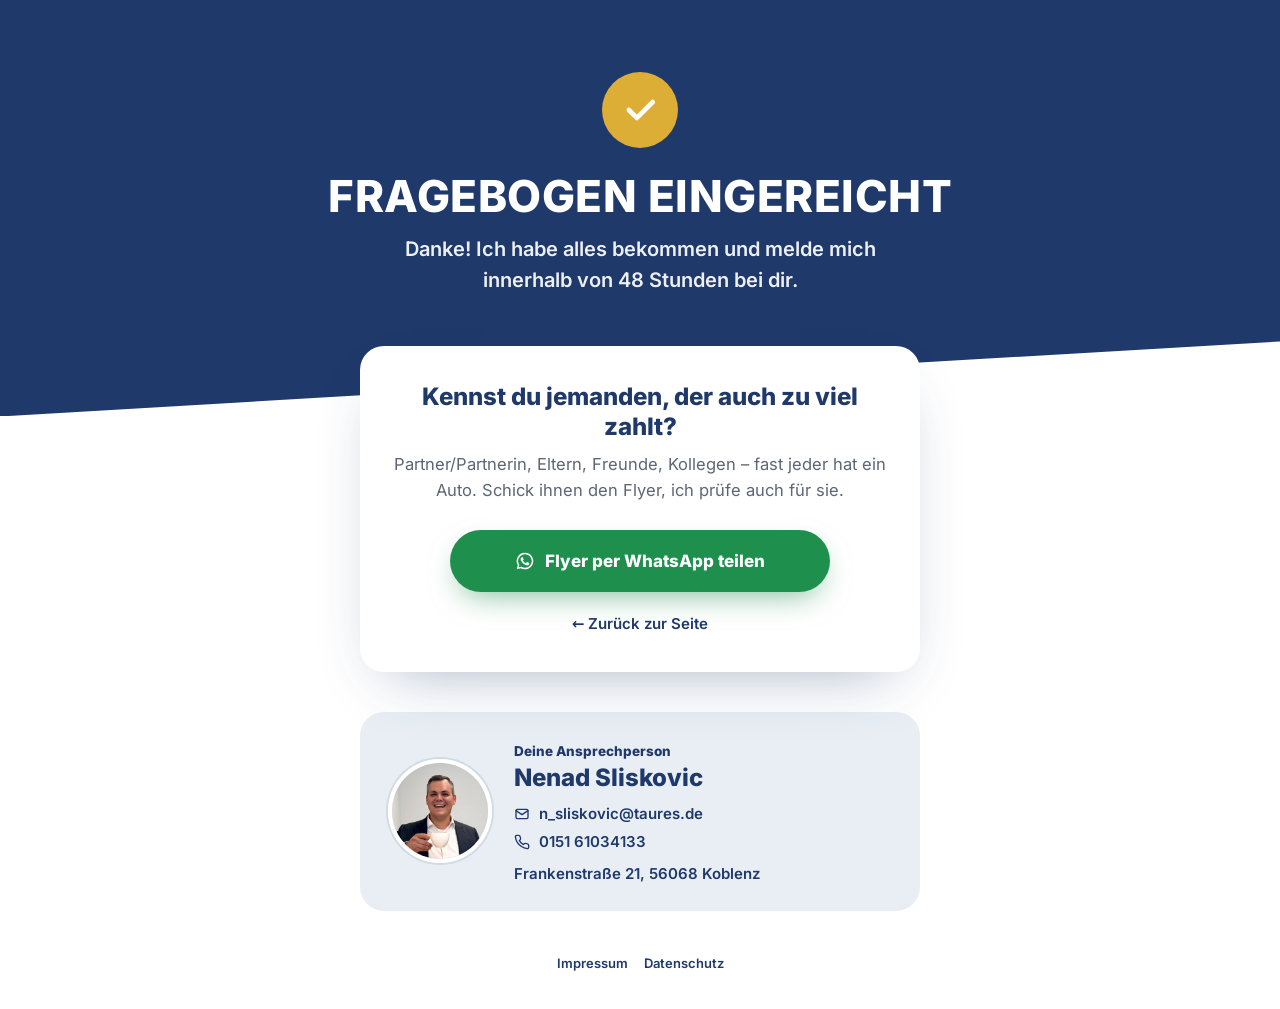
<file: kfz/danke/index.html>
<!DOCTYPE html>
<html lang="de">
<head>
<meta charset="utf-8">
<meta name="viewport" content="width=device-width, initial-scale=1">
<title>Fragebogen eingereicht – KFZ-Check</title>
<meta name="robots" content="noindex">
<link rel="stylesheet" href="/fonts/inter.css">
<style>
  :root{--navy:#1F396A;--navy-d:#172d55;--gold:#DDAE36;--grey:#424242;--muted:#5d6675;--mist-l:#e8eef4}
  *{box-sizing:border-box;margin:0;padding:0}
  body{font-family:Inter,system-ui,-apple-system,"Segoe UI",Roboto,Helvetica,Arial,sans-serif;color:var(--grey);background:#fff;line-height:1.55;-webkit-font-smoothing:antialiased;min-height:100vh}
  .hero{background:var(--navy);color:#fff;padding:72px 22px 120px;clip-path:polygon(0 0,100% 0,100% 82%,0 100%);text-align:center}
  .check{width:76px;height:76px;border-radius:50%;background:var(--gold);display:grid;place-items:center;margin:0 auto 24px}
  .check svg{width:38px;height:38px;stroke:#fff}
  h1{font-size:clamp(28px,6vw,44px);line-height:1.1;font-weight:800;text-transform:uppercase;letter-spacing:.5px;margin-bottom:14px}
  .hero p{font-size:clamp(17px,2.4vw,20px);font-weight:600;opacity:.92;max-width:520px;margin:0 auto}
  .box{max-width:560px;margin:-70px auto 40px;background:#fff;border-radius:24px;padding:36px 28px;text-align:center;box-shadow:0 24px 60px -30px rgba(31,57,106,.45);position:relative;margin-left:auto;margin-right:auto}
  .wrap{padding:0 16px}
  .box h2{color:var(--navy);font-size:24px;font-weight:800;line-height:1.25;margin-bottom:10px}
  .box p{color:var(--muted);font-size:16.5px;margin-bottom:26px}
  .btn{display:inline-flex;align-items:center;justify-content:center;gap:10px;text-decoration:none;font-weight:800;font-size:17px;padding:18px 30px;border-radius:999px;width:100%;max-width:380px;transition:transform .15s,background .15s}
  .btn:hover{transform:translateY(-2px)}
  .btn svg{width:20px;height:20px}
  .btn-wa{white-space:nowrap;padding:18px 20px;background:#1f8f4e;color:#fff;box-shadow:0 12px 30px -10px rgba(31,143,78,.6)}
  .btn-wa:hover{background:#187a42}
  .back{display:inline-block;margin-top:20px;color:var(--navy);font-weight:600;font-size:15px;text-decoration:none}
  .back:hover{text-decoration:underline}
  .contact{max-width:560px;margin:0 auto 32px;background:var(--mist-l);border-radius:24px;padding:26px 28px;display:flex;gap:22px;align-items:center}
  .avatar{flex:none;width:104px;height:104px;border-radius:50%;overflow:hidden;border:4px solid #fff;box-shadow:0 0 0 2px #D1DBE5}
  .avatar img{width:100%;height:100%;object-fit:cover;display:block}
  .contact small{font-weight:800;color:var(--navy);font-size:13.5px}
  .contact h3{font-size:24px;line-height:1.15;color:var(--navy);font-weight:800;margin:2px 0 10px}
  .ci{display:flex;align-items:center;gap:9px;font-weight:600;color:var(--navy);text-decoration:none;font-size:15px;margin-bottom:5px}
  .ci svg{width:16px;height:16px;stroke:var(--navy);flex:none}
  .addr{color:var(--navy);font-weight:600;font-size:15px;margin-top:8px}
  @media (max-width:480px){.contact{flex-direction:column;text-align:center}.ci{justify-content:center}}
  footer{text-align:center;font-size:13px;color:var(--muted);padding:10px 16px 36px}
  footer a{color:var(--navy);text-decoration:none;margin:0 8px;font-weight:600}
</style>
</head>
<body>
  <header class="hero">
    <div class="check"><svg viewBox="0 0 24 24" fill="none" stroke-width="3" stroke-linecap="round" stroke-linejoin="round"><path d="M5 12l5 5L20 7"/></svg></div>
    <h1>Fragebogen eingereicht</h1>
    <p>Danke! Ich habe alles bekommen und melde mich innerhalb von 48 Stunden bei dir.</p>
  </header>

  <div class="wrap">
    <div class="box">
      <h2>Kennst du jemanden, der auch zu viel zahlt?</h2>
      <p>Partner/Partnerin, Eltern, Freunde, Kollegen – fast jeder hat ein Auto. Schick ihnen den Flyer, ich prüfe auch für sie.</p>
      <a class="btn btn-wa" id="wa" href="#">
        <svg viewBox="0 0 24 24" fill="currentColor"><path d="M12 2a10 10 0 0 0-8.6 15.1L2 22l5-1.3A10 10 0 1 0 12 2zm0 18.2c-1.5 0-3-.4-4.3-1.2l-.3-.2-3 .8.8-2.9-.2-.3A8.2 8.2 0 1 1 12 20.2zm4.5-6.1c-.2-.1-1.5-.7-1.7-.8-.2-.1-.4-.1-.6.1l-.8 1c-.1.2-.3.2-.5.1a6.7 6.7 0 0 1-3.3-2.9c-.3-.4.3-.4.7-1.4.1-.2 0-.3 0-.5l-.8-1.8c-.2-.5-.4-.4-.6-.4h-.5c-.2 0-.5.1-.7.3-.2.3-.9.9-.9 2.2s.9 2.5 1 2.7c.1.2 1.8 2.8 4.4 3.9 1.6.7 2.3.8 3.1.6.5-.1 1.5-.6 1.7-1.2.2-.6.2-1.1.2-1.2-.1-.1-.3-.2-.5-.3z"/></svg>
        Flyer per WhatsApp teilen</a>
      <br><a class="back" href="/kfz/">← Zurück zur Seite</a>
    </div>

    <div class="contact">
      <div class="avatar"><img src="/kfz/nenad-portrait.jpg" alt="Nenad Sliskovic" width="208" height="208"></div>
      <div>
        <small>Deine Ansprechperson</small>
        <h3>Nenad Sliskovic</h3>
        <a class="ci" href="mailto:n_sliskovic@taures.de"><svg viewBox="0 0 24 24" fill="none" stroke-width="2" stroke-linecap="round" stroke-linejoin="round"><rect x="3" y="5" width="18" height="14" rx="2"/><path d="M3 7l9 6 9-6"/></svg>n_sliskovic@taures.de</a>
        <a class="ci" href="tel:+4915161034133"><svg viewBox="0 0 24 24" fill="none" stroke-width="2" stroke-linecap="round" stroke-linejoin="round"><path d="M22 16.9v3a2 2 0 0 1-2.2 2 19.8 19.8 0 0 1-8.6-3.1 19.5 19.5 0 0 1-6-6A19.8 19.8 0 0 1 2.1 4.2 2 2 0 0 1 4.1 2h3a2 2 0 0 1 2 1.7c.1 1 .4 1.9.7 2.8a2 2 0 0 1-.5 2.1L8 9.9a16 16 0 0 0 6 6l1.3-1.3a2 2 0 0 1 2.1-.4c.9.3 1.8.6 2.8.7a2 2 0 0 1 1.7 2z"/></svg>0151 61034133</a>
        <div class="addr">Frankenstraße 21, 56068 Koblenz</div>
      </div>
    </div>
  </div>

  <footer>
    <a href="/kfz/impressum/">Impressum</a><a href="/kfz/datenschutz/">Datenschutz</a>
  </footer>

<script>
  const shareUrl = "https://nenad-sliskovic.de/kfz/";
  const shareText = "Schau mal: Nenad prüft deine KFZ-Versicherung – einfach Fragebogen ausfüllen. Wechsel geht noch bis zum 30.11.: " + shareUrl;
  const wa = document.getElementById("wa");
  wa.href = "https://wa.me/?text=" + encodeURIComponent(shareText); wa.target = "_blank"; wa.rel = "noopener";
  // Am Handy: Flyer als Bild + Text über das Teilen-Menü. Sonst: Text mit Link über wa.me.
  let flyerFile = null;
  fetch("/kfz/flyer.jpg").then(r => r.ok ? r.blob() : null).then(b => {
    if (!b) return;
    const f = new File([b], "KFZ-Check-Flyer.jpg", { type: "image/jpeg" });
    try { if (navigator.canShare && navigator.canShare({ files: [f] })) flyerFile = f; } catch (e) {}
  }).catch(() => {});
  wa.addEventListener("click", (e) => {
    if (!flyerFile) return;
    e.preventDefault();
    navigator.share({ files: [flyerFile], text: shareText }).catch(err => {
      if (!err || err.name !== "AbortError") window.open(wa.href, "_blank");
    });
  });
</script>
</body>
</html>
</file>
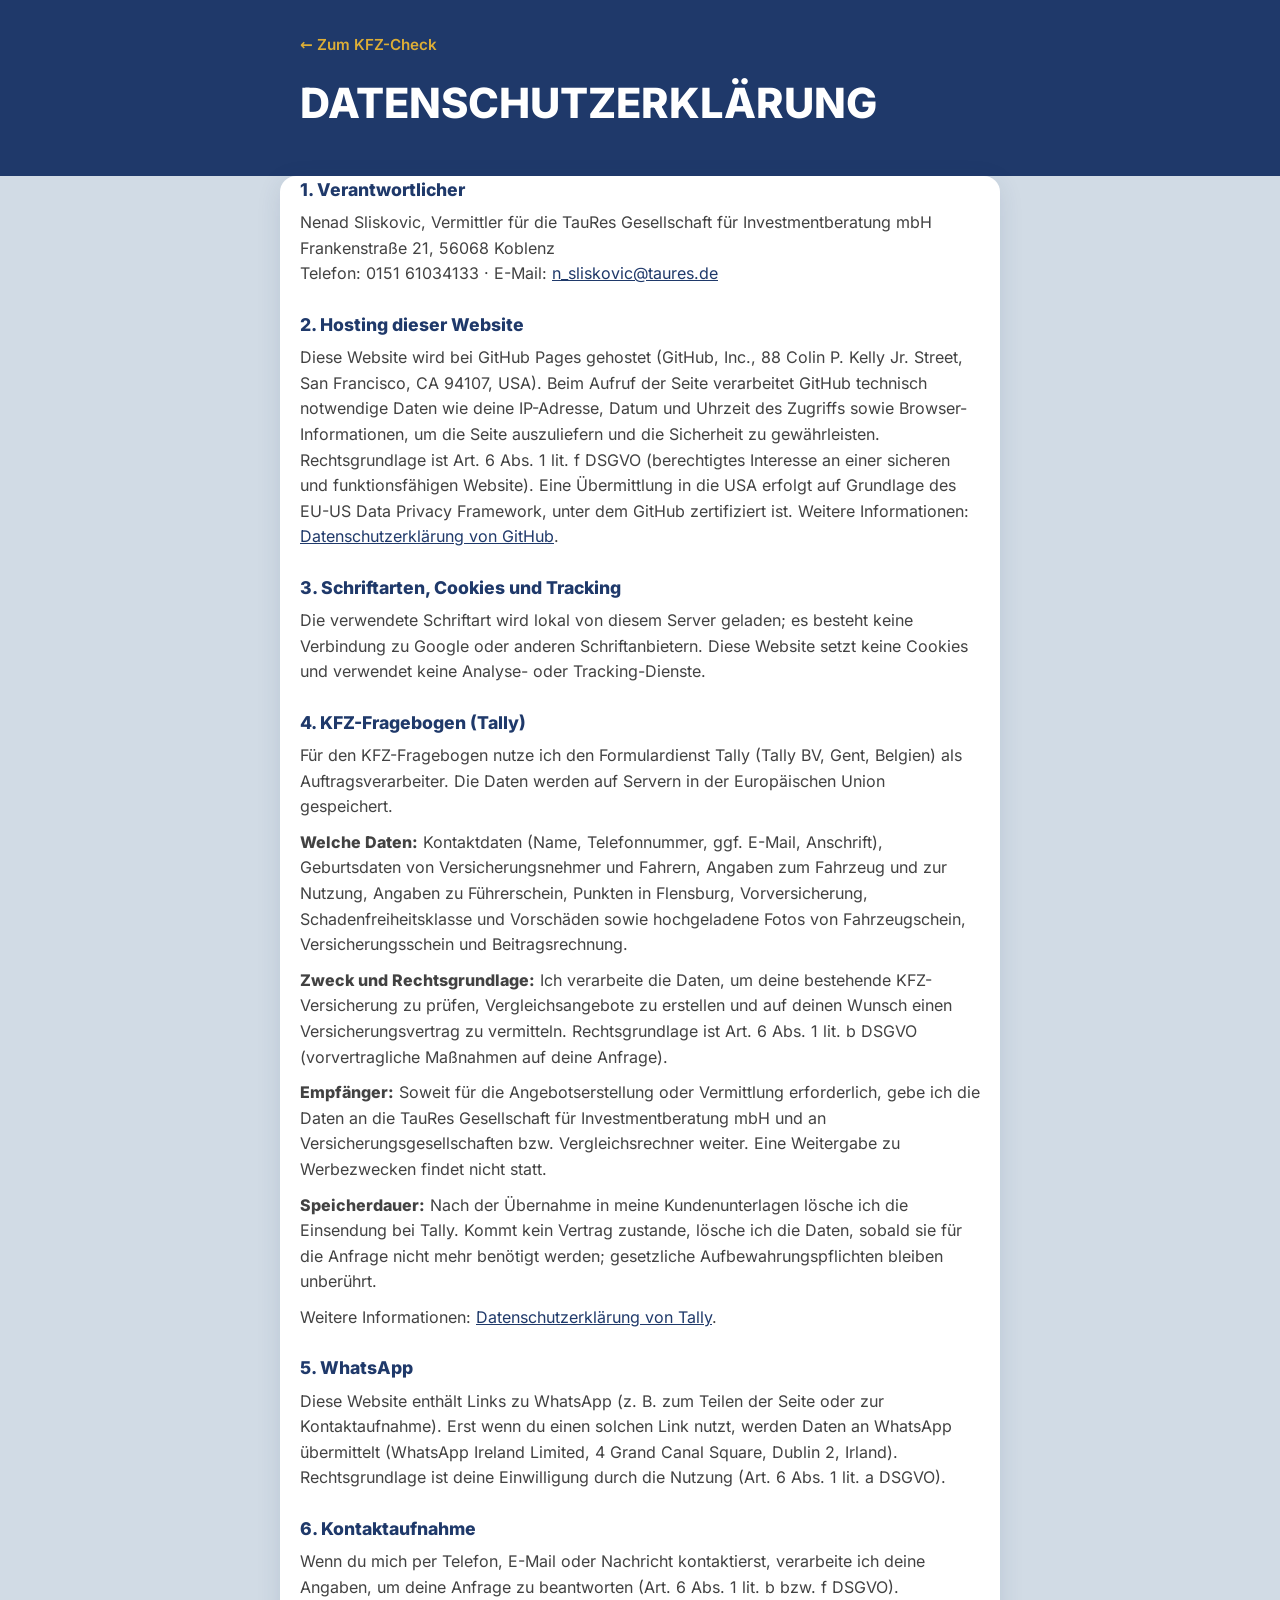
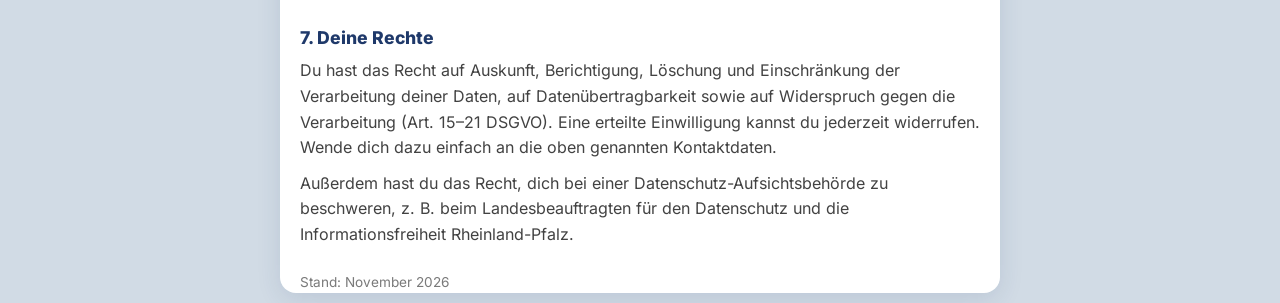
<file: kfz/datenschutz/index.html>
<!doctype html>
<html lang="de">
<head>
<meta charset="utf-8">
<meta name="viewport" content="width=device-width, initial-scale=1">
<title>Datenschutzerklärung – KFZ-Check</title>
<meta name="robots" content="noindex">
<link rel="stylesheet" href="/fonts/inter.css">
<link rel="stylesheet" href="/legal.css">
</head>
<body>
<header><div class="wrap"><a class="back" href="/kfz/">← Zum KFZ-Check</a><h1>Datenschutz&shy;erklärung</h1></div></header>
<main class="wrap">
  <h2>1. Verantwortlicher</h2>
  <p>Nenad Sliskovic, Vermittler für die TauRes Gesellschaft für Investmentberatung mbH<br>Frankenstraße 21, 56068 Koblenz<br>Telefon: 0151 61034133 · E-Mail: <a href="mailto:n_sliskovic@taures.de">n_sliskovic@taures.de</a></p>

  <h2>2. Hosting dieser Website</h2>
  <p>Diese Website wird bei GitHub Pages gehostet (GitHub, Inc., 88 Colin P. Kelly Jr. Street, San Francisco, CA 94107, USA). Beim Aufruf der Seite verarbeitet GitHub technisch notwendige Daten wie deine IP-Adresse, Datum und Uhrzeit des Zugriffs sowie Browser-Informationen, um die Seite auszuliefern und die Sicherheit zu gewährleisten. Rechtsgrundlage ist Art. 6 Abs. 1 lit. f DSGVO (berechtigtes Interesse an einer sicheren und funktionsfähigen Website). Eine Übermittlung in die USA erfolgt auf Grundlage des EU-US Data Privacy Framework, unter dem GitHub zertifiziert ist. Weitere Informationen: <a href="https://docs.github.com/de/site-policy/privacy-policies/github-general-privacy-statement">Datenschutzerklärung von GitHub</a>.</p>

  <h2>3. Schriftarten, Cookies und Tracking</h2>
  <p>Die verwendete Schriftart wird lokal von diesem Server geladen; es besteht keine Verbindung zu Google oder anderen Schriftanbietern. Diese Website setzt keine Cookies und verwendet keine Analyse- oder Tracking-Dienste.</p>

  <h2>4. KFZ-Fragebogen (Tally)</h2>
  <p>Für den KFZ-Fragebogen nutze ich den Formulardienst Tally (Tally BV, Gent, Belgien) als Auftragsverarbeiter. Die Daten werden auf Servern in der Europäischen Union gespeichert.</p>
  <p><strong>Welche Daten:</strong> Kontaktdaten (Name, Telefonnummer, ggf. E-Mail, Anschrift), Geburtsdaten von Versicherungsnehmer und Fahrern, Angaben zum Fahrzeug und zur Nutzung, Angaben zu Führerschein, Punkten in Flensburg, Vorversicherung, Schadenfreiheitsklasse und Vorschäden sowie hochgeladene Fotos von Fahrzeugschein, Versicherungsschein und Beitragsrechnung.</p>
  <p><strong>Zweck und Rechtsgrundlage:</strong> Ich verarbeite die Daten, um deine bestehende KFZ-Versicherung zu prüfen, Vergleichsangebote zu erstellen und auf deinen Wunsch einen Versicherungsvertrag zu vermitteln. Rechtsgrundlage ist Art. 6 Abs. 1 lit. b DSGVO (vorvertragliche Maßnahmen auf deine Anfrage).</p>
  <p><strong>Empfänger:</strong> Soweit für die Angebotserstellung oder Vermittlung erforderlich, gebe ich die Daten an die TauRes Gesellschaft für Investmentberatung mbH und an Versicherungsgesellschaften bzw. Vergleichsrechner weiter. Eine Weitergabe zu Werbezwecken findet nicht statt.</p>
  <p><strong>Speicherdauer:</strong> Nach der Übernahme in meine Kundenunterlagen lösche ich die Einsendung bei Tally. Kommt kein Vertrag zustande, lösche ich die Daten, sobald sie für die Anfrage nicht mehr benötigt werden; gesetzliche Aufbewahrungspflichten bleiben unberührt.</p>
  <p>Weitere Informationen: <a href="https://tally.so/help/privacy-policy">Datenschutzerklärung von Tally</a>.</p>

  <h2>5. WhatsApp</h2>
  <p>Diese Website enthält Links zu WhatsApp (z. B. zum Teilen der Seite oder zur Kontaktaufnahme). Erst wenn du einen solchen Link nutzt, werden Daten an WhatsApp übermittelt (WhatsApp Ireland Limited, 4 Grand Canal Square, Dublin 2, Irland). Rechtsgrundlage ist deine Einwilligung durch die Nutzung (Art. 6 Abs. 1 lit. a DSGVO).</p>

  <h2>6. Kontaktaufnahme</h2>
  <p>Wenn du mich per Telefon, E-Mail oder Nachricht kontaktierst, verarbeite ich deine Angaben, um deine Anfrage zu beantworten (Art. 6 Abs. 1 lit. b bzw. f DSGVO).</p>

  <h2>7. Deine Rechte</h2>
  <p>Du hast das Recht auf Auskunft, Berichtigung, Löschung und Einschränkung der Verarbeitung deiner Daten, auf Datenübertragbarkeit sowie auf Widerspruch gegen die Verarbeitung (Art. 15–21 DSGVO). Eine erteilte Einwilligung kannst du jederzeit widerrufen. Wende dich dazu einfach an die oben genannten Kontaktdaten.</p>
  <p>Außerdem hast du das Recht, dich bei einer Datenschutz-Aufsichtsbehörde zu beschweren, z. B. beim Landesbeauftragten für den Datenschutz und die Informationsfreiheit Rheinland-Pfalz.</p>

  <p class="stand">Stand: November 2026</p>
</main>
</body>
</html>
</file>
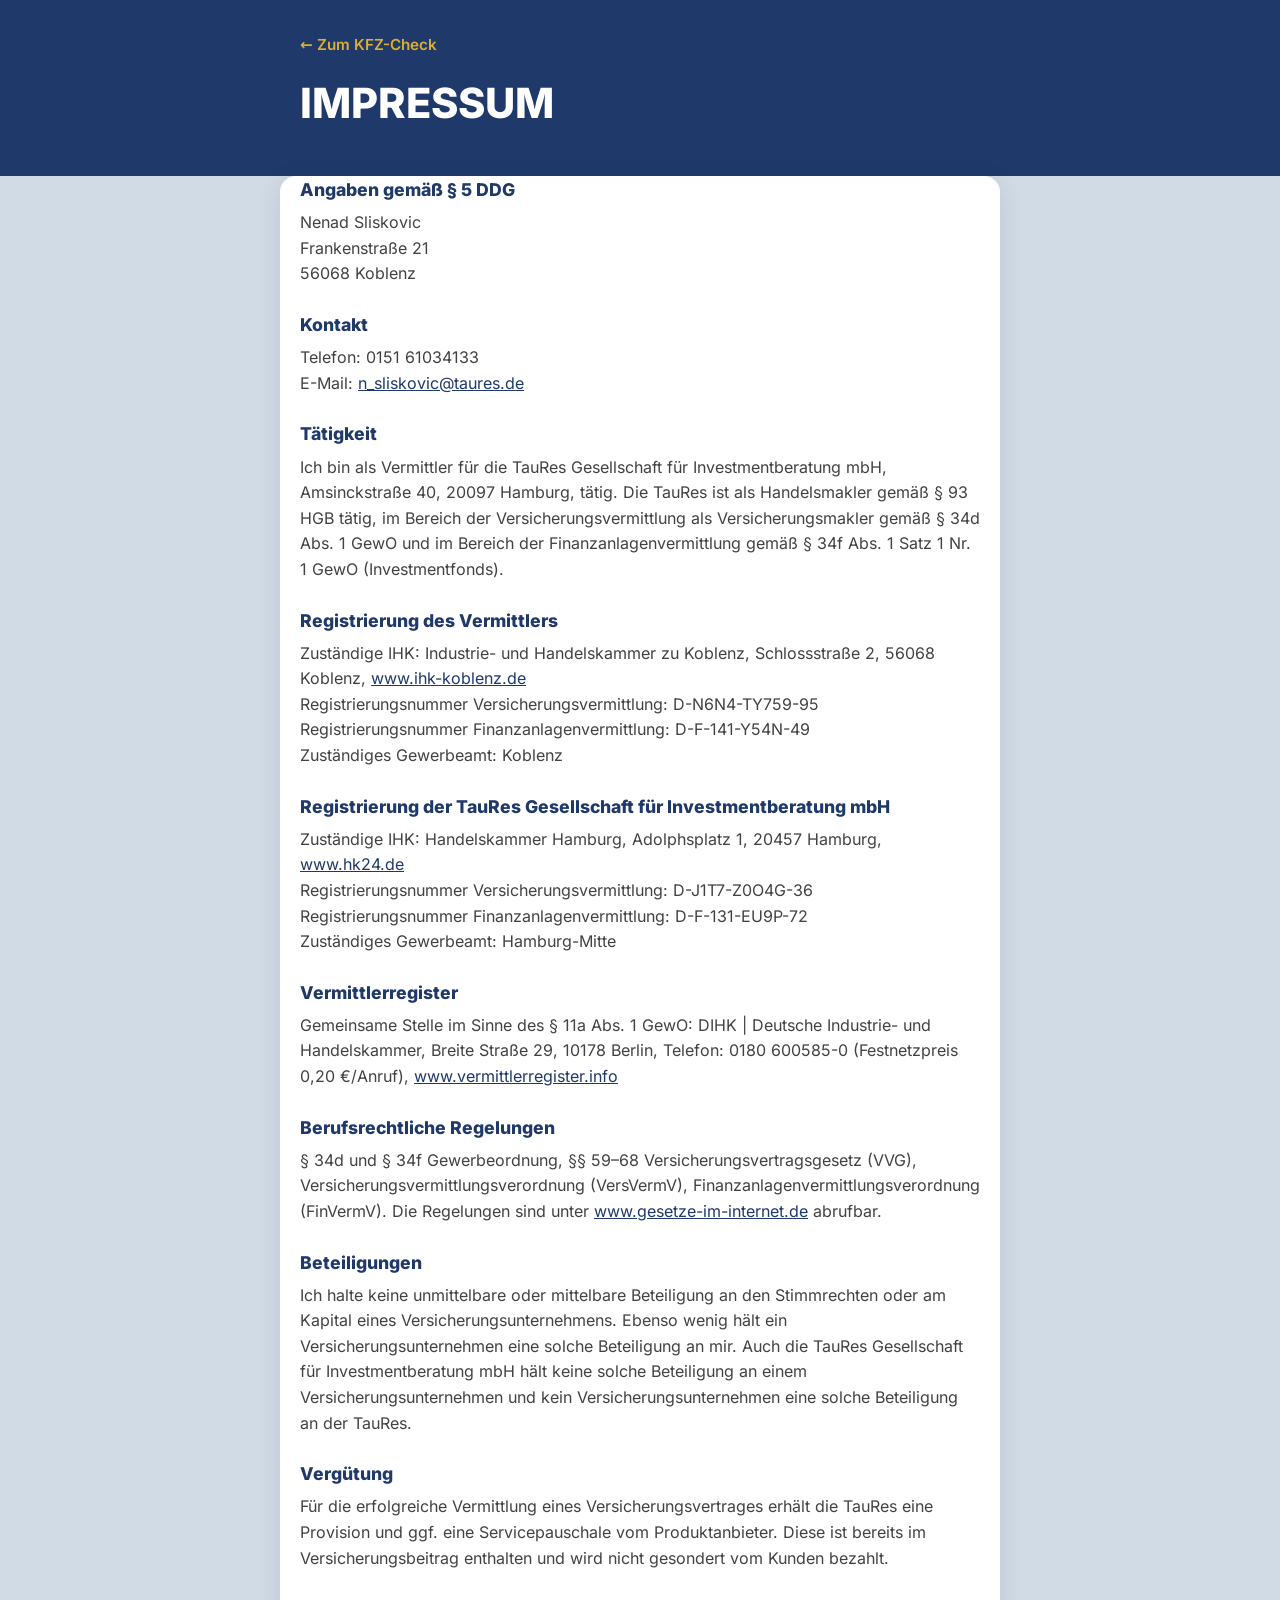
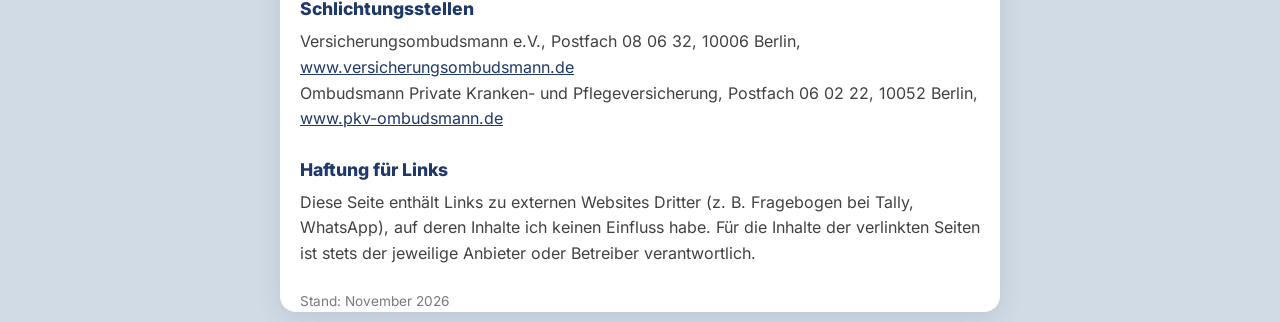
<file: kfz/impressum/index.html>
<!doctype html>
<html lang="de">
<head>
<meta charset="utf-8">
<meta name="viewport" content="width=device-width, initial-scale=1">
<title>Impressum &amp; Erstinformation – KFZ-Check</title>
<meta name="robots" content="noindex">
<link rel="stylesheet" href="/fonts/inter.css">
<link rel="stylesheet" href="/legal.css">
</head>
<body>
<header><div class="wrap"><a class="back" href="/kfz/">← Zum KFZ-Check</a><h1>Impressum</h1></div></header>
<main class="wrap">
  <h2>Angaben gemäß § 5 DDG</h2>
  <p>Nenad Sliskovic<br>Frankenstraße 21<br>56068 Koblenz</p>

  <h2>Kontakt</h2>
  <p>Telefon: 0151 61034133<br>E-Mail: <a href="mailto:n_sliskovic@taures.de">n_sliskovic@taures.de</a></p>

  <h2>Tätigkeit</h2>
  <p>Ich bin als Vermittler für die TauRes Gesellschaft für Investmentberatung mbH, Amsinckstraße 40, 20097 Hamburg, tätig. Die TauRes ist als Handelsmakler gemäß § 93 HGB tätig, im Bereich der Versicherungsvermittlung als Versicherungsmakler gemäß § 34d Abs. 1 GewO und im Bereich der Finanzanlagenvermittlung gemäß § 34f Abs. 1 Satz 1 Nr. 1 GewO (Investmentfonds).</p>

  <h2>Registrierung des Vermittlers</h2>
  <p>Zuständige IHK: Industrie- und Handelskammer zu Koblenz, Schlossstraße 2, 56068 Koblenz, <a href="https://www.ihk-koblenz.de">www.ihk-koblenz.de</a><br>
  Registrierungsnummer Versicherungsvermittlung: D-N6N4-TY759-95<br>
  Registrierungsnummer Finanzanlagenvermittlung: D-F-141-Y54N-49<br>
  Zuständiges Gewerbeamt: Koblenz</p>

  <h2>Registrierung der TauRes Gesellschaft für Investmentberatung mbH</h2>
  <p>Zuständige IHK: Handelskammer Hamburg, Adolphsplatz 1, 20457 Hamburg, <a href="https://www.hk24.de">www.hk24.de</a><br>
  Registrierungsnummer Versicherungsvermittlung: D-J1T7-Z0O4G-36<br>
  Registrierungsnummer Finanzanlagenvermittlung: D-F-131-EU9P-72<br>
  Zuständiges Gewerbeamt: Hamburg-Mitte</p>

  <h2>Vermittlerregister</h2>
  <p>Gemeinsame Stelle im Sinne des § 11a Abs. 1 GewO: DIHK | Deutsche Industrie- und Handelskammer, Breite Straße 29, 10178 Berlin, Telefon: 0180 600585-0 (Festnetzpreis 0,20 €/Anruf), <a href="https://www.vermittlerregister.info">www.vermittlerregister.info</a></p>

  <h2>Berufsrechtliche Regelungen</h2>
  <p>§ 34d und § 34f Gewerbeordnung, §§ 59–68 Versicherungsvertragsgesetz (VVG), Versicherungsvermittlungsverordnung (VersVermV), Finanzanlagenvermittlungsverordnung (FinVermV). Die Regelungen sind unter <a href="https://www.gesetze-im-internet.de">www.gesetze-im-internet.de</a> abrufbar.</p>

  <h2>Beteiligungen</h2>
  <p>Ich halte keine unmittelbare oder mittelbare Beteiligung an den Stimmrechten oder am Kapital eines Versicherungsunternehmens. Ebenso wenig hält ein Versicherungsunternehmen eine solche Beteiligung an mir. Auch die TauRes Gesellschaft für Investmentberatung mbH hält keine solche Beteiligung an einem Versicherungsunternehmen und kein Versicherungsunternehmen eine solche Beteiligung an der TauRes.</p>

  <h2>Vergütung</h2>
  <p>Für die erfolgreiche Vermittlung eines Versicherungsvertrages erhält die TauRes eine Provision und ggf. eine Servicepauschale vom Produktanbieter. Diese ist bereits im Versicherungsbeitrag enthalten und wird nicht gesondert vom Kunden bezahlt.</p>

  <h2>Schlichtungsstellen</h2>
  <p>Versicherungsombudsmann e.V., Postfach 08 06 32, 10006 Berlin, <a href="https://www.versicherungsombudsmann.de">www.versicherungsombudsmann.de</a><br>
  Ombudsmann Private Kranken- und Pflegeversicherung, Postfach 06 02 22, 10052 Berlin, <a href="https://www.pkv-ombudsmann.de">www.pkv-ombudsmann.de</a></p>

  <h2>Haftung für Links</h2>
  <p>Diese Seite enthält Links zu externen Websites Dritter (z. B. Fragebogen bei Tally, WhatsApp), auf deren Inhalte ich keinen Einfluss habe. Für die Inhalte der verlinkten Seiten ist stets der jeweilige Anbieter oder Betreiber verantwortlich.</p>

  <p class="stand">Stand: November 2026</p>
</main>
</body>
</html>
</file>
<file: fonts/inter.css>
@font-face { font-family: "Inter"; font-style: normal; font-weight: 400; font-display: swap; src: url("/fonts/inter-latin-400-normal.woff2") format("woff2"); }
@font-face { font-family: "Inter"; font-style: normal; font-weight: 600; font-display: swap; src: url("/fonts/inter-latin-600-normal.woff2") format("woff2"); }
@font-face { font-family: "Inter"; font-style: normal; font-weight: 800; font-display: swap; src: url("/fonts/inter-latin-800-normal.woff2") format("woff2"); }
</file>
<file: legal.css>
:root { --navy: #1F396A; --gold: #DDAE36; --grey: #424242; --bg: #D1DBE5; }
* { box-sizing: border-box; margin: 0; padding: 0; }
body { font-family: Inter, system-ui, sans-serif; background: var(--bg); color: var(--grey); line-height: 1.6; }
.wrap { max-width: 720px; margin: 0 auto; padding: 0 20px; }
header { background: var(--navy); color: #fff; padding: 32px 0 40px; }
header h1 { font-size: clamp(1.8rem, 6vw, 2.6rem); font-weight: 800; text-transform: uppercase; margin-top: 12px; hyphens: auto; }
.back { color: var(--gold); text-decoration: none; font-weight: 600; font-size: 0.95rem; }
main { background: #fff; border-radius: 16px; margin-top: -20px; margin-bottom: 40px; padding: 28px 24px; box-shadow: 0 6px 24px rgba(31, 57, 106, 0.12); }
h2 { color: var(--navy); font-size: 1.1rem; font-weight: 800; margin: 24px 0 6px; }
h2:first-child { margin-top: 0; }
p { margin-bottom: 10px; }
a { color: var(--navy); }
.stand { margin-top: 24px; font-size: 0.85rem; opacity: 0.7; }
</file>
